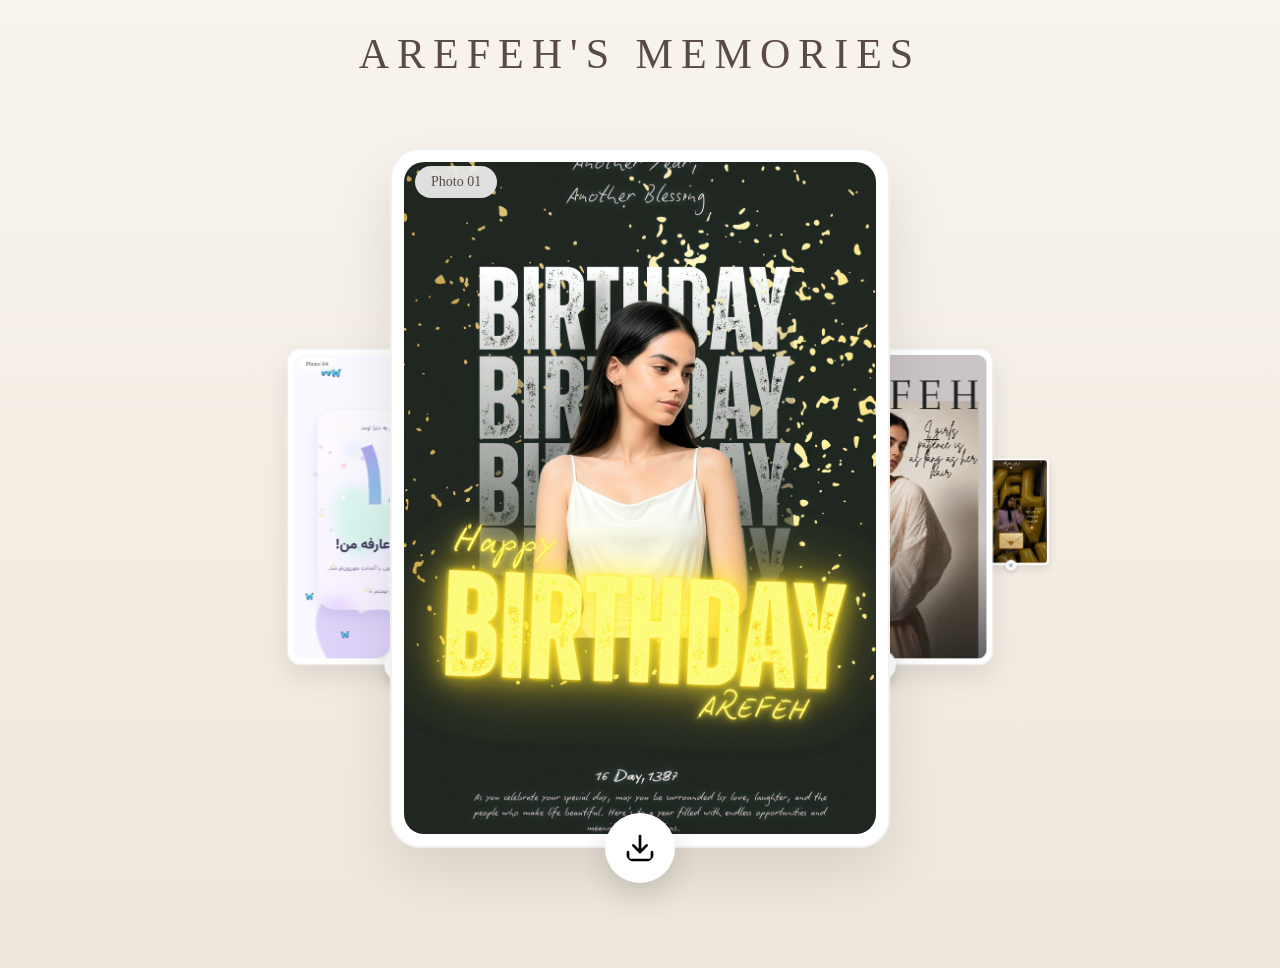
<file: index.html>
<!DOCTYPE html>
<html lang="fa">
<head>
<meta charset="UTF-8">
<meta name="viewport" content="width=device-width, initial-scale=1.0">

<title>Luxury Album</title>

<link rel="stylesheet"
href="https://cdn.jsdelivr.net/npm/swiper@11/swiper-bundle.min.css"/>

<style>

*{
    margin:0;
    padding:0;
    box-sizing:border-box;
}

body{

    min-height:100vh;

    background:
    linear-gradient(
        180deg,
        #F8F4ED 0%,
        #EFE7DB 100%
    );

    font-family:tahoma;

    overflow:hidden;
}

/* عنوان */

.album-title{

    text-align:center;

    margin-top:30px;

    color:#5a4b42;

    font-size:42px;

    letter-spacing:8px;

    font-family:serif;

    user-select:none;
}

/* اسلایدر */

.swiper{

    width:100%;

    max-width:1500px;

    margin-top:10px;

    padding:60px 0 120px;
}

/* کارت */

.swiper-slide{

    width:500px;

    height:700px;

    position:relative;

    background:#fff;

    padding:14px;

    border-radius:30px;

    box-shadow:
    0 25px 60px rgba(0,0,0,.10);

    overflow:visible;
}

/* قاب سفید */

.swiper-slide::before{

    content:"";

    position:absolute;

    inset:0;

    border-radius:30px;

    border:2px solid rgba(90,75,66,.08);

    pointer-events:none;
}

/* عکس */

.swiper-slide img{

    width:100%;

    height:100%;

    object-fit:cover;

    border-radius:20px;
}

/* دکمه */

.download-btn{

    position:absolute;

    bottom:-35px;

    left:50%;

    transform:translateX(-50%);

    width:70px;

    height:70px;

    border:none;

    border-radius:50%;

    background:#fff;

    text-decoration:none;

    color:#5a4b42;

    display:flex;

    align-items:center;

    justify-content:center;

    font-size:28px;

    box-shadow:
    0 12px 30px rgba(0,0,0,.15);

    transition:.3s;
}

.download-btn:hover{

    transform:
    translateX(-50%)
    translateY(-5px);

    box-shadow:
    0 18px 40px rgba(0,0,0,.20);
}

/* متن زیر */

.caption{

    position:absolute;

    top:18px;

    left:25px;

    background:rgba(255,255,255,.85);

    padding:8px 16px;

    border-radius:20px;

    color:#5a4b42;

    font-size:14px;

    backdrop-filter:blur(10px);
}
.download-btn img{
    width:32px;
    height:32px;
    object-fit:contain;
}
</style>
</head>

<body>

<div class="album-title">
    AREFEH'S MEMORIES
</div>

<div class="swiper mySwiper">

    <div class="swiper-wrapper">

        <div class="swiper-slide">

            <div class="caption">Photo 01</div>

            <img src="07_18_2026_Zawa.jpg">

            <a href="07_18_2026_Zawa.jpg"
               class="download-btn"
               target="_blank">
                    <img src="download_icon_128877.svg" alt="Download">
            </a>

        </div>


        <div class="swiper-slide">

            <div class="caption">Photo 02</div>

            <img src="Model Cover Magazine.png">

            <a href="Model Cover Magazine.png"
               class="download-btn"
               target="_blank">
                    <img src="download_icon_128877.svg" alt="Download">
            </a>

        </div>

   <div class="swiper-slide">

            <div class="caption">Photo 03</div>

            <img src="file_0000000036d4720a9496b3215031963e.png">

            <a href="https://taxa6953.github.io/love_arefeh/index2.html"
               class="download-btn"
               target="_blank">
                    <img src="download_icon_128877.svg" alt="Download">
            </a>

        </div>

                <div class="swiper-slide">

            <div class="caption">Photo 04</div>

            <img src="romantic-site/IMG_6882.png">

<a href="https://taxa6953.github.io/love_arefeh/birthday/PAW_app/arefeh-18-bearthday.html"
   class="download-btn"
   target="_blank">
                    <img src="download_icon_128877.svg" alt="Download">
            </a>

        </div>
        
    </div>

</div>

<script src="https://cdn.jsdelivr.net/npm/swiper@11/swiper-bundle.min.js"></script>

<script>

new Swiper(".mySwiper", {

    effect:"coverflow",

    centeredSlides:true,

    slidesPerView:"auto",

    grabCursor:true,

    loop:true,

    speed:700,

    coverflowEffect:{

        rotate:0,

        stretch:80,

        depth:250,

        modifier:2,

        scale:0.82,

        slideShadows:false

    }

});

</script>

</body>
</html>
</file>
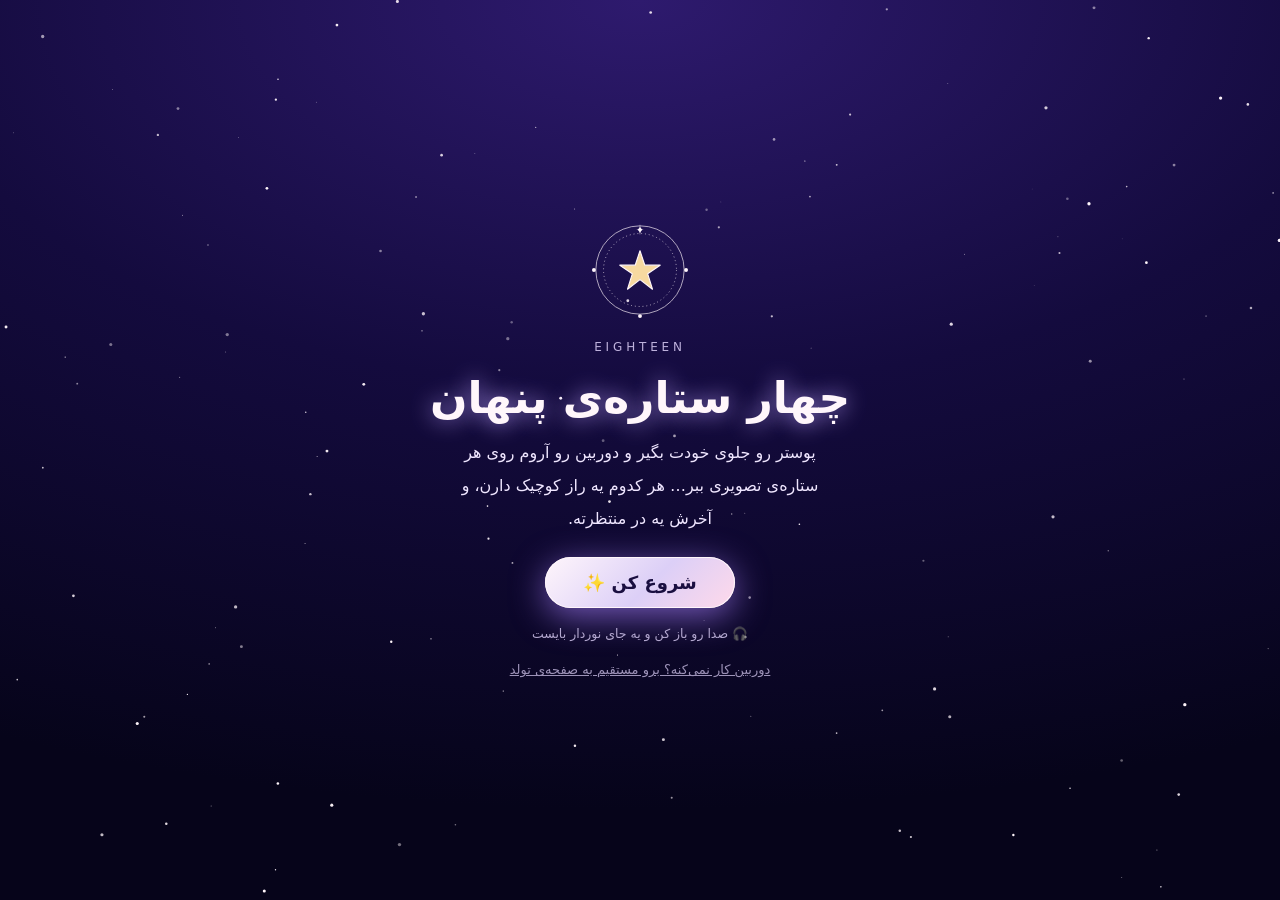
<file: ar/index.html>
<!doctype html>
<html lang="fa" dir="rtl">
<head>
<meta charset="utf-8"/>
<meta name="viewport" content="width=device-width, initial-scale=1, maximum-scale=1, user-scalable=no, viewport-fit=cover"/>
<meta name="theme-color" content="#08051c"/>
<meta name="referrer" content="no-referrer"/>
<meta name="apple-mobile-web-app-capable" content="yes"/>
<title>چهار ستاره‌ی پنهان</title>
<style>
:root{
  --bg:#08051c; --ink:#fff6fb; --lav:#dccff7; --gold:#f7d9a0; --rose:#ffb7d5; --glass:rgba(16,10,48,.62);
  --font:"Vazirmatn","Vazir","Shabnam","IRANSans","Noto Naskh Arabic","Noto Sans Arabic",Tahoma,system-ui,sans-serif;
}
*{box-sizing:border-box;-webkit-tap-highlight-color:transparent}
html,body{margin:0;height:100%;background:var(--bg);color:var(--ink);font-family:var(--font);overflow:hidden;overscroll-behavior:none}
button{font-family:inherit}
#stage{position:fixed;inset:0;overflow:hidden;background:radial-gradient(120% 90% at 50% 0%,#2a1760 0%,#120a38 45%,#06041a 100%)}
#stage a-scene{position:absolute;inset:0}

/* ---------- screens ---------- */
.screen{position:fixed;inset:0;z-index:30;display:flex;flex-direction:column;align-items:center;justify-content:center;text-align:center;padding:28px 26px;
  background:radial-gradient(120% 90% at 50% 0%,#2e1a6e 0%,#140b3e 48%,#06041a 100%);transition:opacity .7s ease,visibility .7s}
.screen.hide{opacity:0;visibility:hidden;pointer-events:none}
#sky{position:absolute;inset:0;width:100%;height:100%;z-index:0}
.screen > *:not(canvas){position:relative;z-index:1}
.eyebrow{font-size:12px;letter-spacing:.32em;color:var(--lav);opacity:.85;margin:0 0 14px;font-family:Inter,system-ui,sans-serif;text-transform:uppercase}
h1{margin:0 0 10px;font-size:clamp(30px,9vw,44px);font-weight:800;line-height:1.35;text-shadow:0 0 22px rgba(190,160,255,.8)}
.lead{margin:0 auto 22px;max-width:25em;font-size:16px;line-height:2.05;color:#efe6ff}
.mini{margin:18px 0 0;font-size:12.5px;color:var(--lav);opacity:.8}
.btn{appearance:none;border:0;cursor:pointer;color:#1a0f40;font-weight:800;font-size:18px;padding:15px 38px;border-radius:999px;
  background:linear-gradient(135deg,#fff6fb,#dccff7 55%,#ffd9ea);box-shadow:0 0 0 1px #fff6fb inset,0 8px 34px rgba(170,130,255,.65);transition:transform .15s}
.btn:active{transform:scale(.96)}
.btn.ghost{background:transparent;color:var(--ink);box-shadow:0 0 0 1px rgba(255,246,251,.5) inset;font-size:14px;padding:11px 22px;font-weight:600}
.link{margin-top:20px;background:none;border:0;color:var(--lav);opacity:.7;font-size:13px;text-decoration:underline;cursor:pointer}
.ring{width:96px;height:96px;margin:0 auto 22px;position:relative}
.ring svg{width:100%;height:100%;animation:spin 14s linear infinite}
@keyframes spin{to{transform:rotate(360deg)}}
.bar{width:min(70vw,280px);height:4px;border-radius:4px;background:rgba(255,246,251,.18);overflow:hidden;margin:14px auto 0}
.bar i{display:block;height:100%;width:0;background:linear-gradient(90deg,#b49cff,#fff6fb);transition:width .3s}

/* ---------- HUD ---------- */
#hud{position:fixed;inset:0;z-index:20;pointer-events:none;opacity:0;transition:opacity .6s}
#hud.on{opacity:1}
#top{position:absolute;top:max(14px,env(safe-area-inset-top));left:0;right:0;display:flex;flex-direction:column;align-items:center;gap:8px}
#stars{display:flex;gap:14px;padding:9px 18px;border-radius:999px;background:var(--glass);backdrop-filter:blur(10px);-webkit-backdrop-filter:blur(10px);box-shadow:0 0 0 1px rgba(255,246,251,.22) inset}
#stars svg{width:30px;height:30px;transition:transform .5s,filter .5s}
#stars svg path{fill:rgba(255,246,251,.08);stroke:rgba(255,246,251,.55);stroke-width:1.4;transition:all .5s}
#stars svg.on path{fill:var(--gold);stroke:#fff6fb}
#stars svg.on{filter:drop-shadow(0 0 7px rgba(247,217,160,.95));transform:scale(1.18)}
#hint{font-size:13.5px;color:#fff;background:var(--glass);padding:7px 15px;border-radius:999px;backdrop-filter:blur(8px);-webkit-backdrop-filter:blur(8px);transition:opacity .5s}
.tools{position:absolute;top:max(14px,env(safe-area-inset-top));inset-inline-start:14px;display:flex;gap:10px;pointer-events:auto}
.tools button{width:40px;height:40px;border-radius:50%;border:0;background:var(--glass);color:#fff;font-size:18px;backdrop-filter:blur(8px);-webkit-backdrop-filter:blur(8px);box-shadow:0 0 0 1px rgba(255,246,251,.25) inset}
#toast{position:absolute;top:28%;left:0;right:0;text-align:center;font-size:22px;font-weight:800;color:var(--gold);text-shadow:0 0 18px rgba(247,217,160,.9);opacity:0;transform:translateY(10px);transition:all .6s}
#toast.on{opacity:1;transform:none}
#card{position:absolute;left:12px;right:12px;bottom:max(14px,env(safe-area-inset-bottom));pointer-events:auto;padding:20px 20px 16px;border-radius:26px;
  background:linear-gradient(180deg,rgba(40,24,98,.82),rgba(14,8,44,.9));backdrop-filter:blur(14px);-webkit-backdrop-filter:blur(14px);
  box-shadow:0 0 0 1px rgba(255,246,251,.28) inset,0 10px 50px rgba(120,80,230,.55);transform:translateY(130%);opacity:0;transition:transform .7s cubic-bezier(.2,.8,.2,1),opacity .6s;max-width:560px;margin:0 auto}
#card.on{transform:none;opacity:1}
#card .no{font-family:Inter,system-ui,sans-serif;font-size:11px;letter-spacing:.3em;color:var(--lav);margin-bottom:4px;text-transform:uppercase}
#card h2{margin:0 0 8px;font-size:21px;color:var(--gold);font-weight:800}
#card p{margin:0;font-size:16.5px;line-height:2.1;color:#fff}
#card p span{opacity:0;display:inline-block;transform:translateY(5px);animation:w .6s forwards}
@keyframes w{to{opacity:1;transform:none}}
#card .row{display:flex;gap:10px;margin-top:12px;justify-content:space-between;align-items:center}
#card .x{position:absolute;top:8px;inset-inline-end:12px;background:none;border:0;color:var(--lav);font-size:22px;padding:6px}
#next{display:none}
#next.on{display:inline-block}

/* ---------- finale ---------- */
#finale canvas{position:absolute;inset:0;width:100%;height:100%;z-index:0}
.key{font-size:64px;filter:drop-shadow(0 0 22px rgba(247,217,160,.95));animation:fl 3s ease-in-out infinite;margin-bottom:6px}
@keyframes fl{50%{transform:translateY(-10px) rotate(-6deg)}}
#demoBox{position:fixed;left:8px;bottom:8px;z-index:60;display:none;gap:6px;background:rgba(0,0,0,.55);padding:6px;border-radius:12px;direction:ltr}
#demoBox button{background:#fff6fb;border:0;border-radius:8px;padding:6px 10px;font-weight:700}
</style>
</head>
<body>

<div id="stage"></div>

<!-- ============ intro ============ -->
<section id="intro" class="screen">
  <canvas id="sky"></canvas>
  <div class="ring"><svg viewBox="0 0 100 100"><g fill="none" stroke="#fff6fb" stroke-width=".8" opacity=".85"><circle cx="50" cy="50" r="46"/><circle cx="50" cy="50" r="38" stroke-dasharray="1 3"/></g>
    <g fill="#fff6fb"><path d="M50 2 Q50 8 54 8 Q50 8 50 14 Q50 8 46 8 Q50 8 50 2Z"/><circle cx="50" cy="98" r="2"/><circle cx="2" cy="50" r="2"/><circle cx="98" cy="50" r="2"/></g>
    <path d="M50 30 L55 45 L71 45 L58 54 L63 70 L50 60 L37 70 L42 54 L29 45 L45 45Z" fill="#f7d9a0" stroke="#fff6fb" stroke-width="1.2" stroke-linejoin="round"/></svg></div>
  <p class="eyebrow">Eighteen</p>
  <h1>چهار ستاره‌ی پنهان</h1>
  <p class="lead">پوستر رو جلوی خودت بگیر و دوربین رو آروم روی هر ستاره‌ی تصویری ببر… هر کدوم یه راز کوچیک دارن، و آخرش یه در منتظرته.</p>
  <button class="btn" id="startBtn">شروع کن ✨</button>
  <p class="mini">🎧 صدا رو باز کن و یه جای نوردار بایست</p>
  <button class="link" id="skipBtn">دوربین کار نمی‌کنه؟ برو مستقیم به صفحه‌ی تولد</button>
</section>

<!-- ============ loading ============ -->
<section id="loading" class="screen hide">
  <div class="ring"><svg viewBox="0 0 100 100"><circle cx="50" cy="50" r="40" fill="none" stroke="#fff6fb" stroke-width="1" stroke-dasharray="2 5"/><path d="M50 30 L55 45 L71 45 L58 54 L63 70 L50 60 L37 70 L42 54 L29 45 L45 45Z" fill="#f7d9a0"/></svg></div>
  <h1 style="font-size:24px" id="loadTitle">در حال آماده‌سازی ستاره‌ها…</h1>
  <p class="lead" id="loadSub" style="font-size:14px;margin-bottom:0">یه لحظه صبر کن</p>
  <div class="bar"><i id="loadBar"></i></div>
</section>

<!-- ============ error ============ -->
<section id="error" class="screen hide">
  <h1 style="font-size:26px">وای، دوربین باز نشد 🥺</h1>
  <p class="lead" id="errText" style="font-size:15px">اجازه‌ی دوربین رو بده و صفحه رو دوباره باز کن. اگه باز نشد، می‌تونی بدون دوربین بری سراغ هدیه.</p>
  <button class="btn" id="errOpen">رفتن به صفحه‌ی تولد 💜</button>
  <button class="link" id="errRetry">دوباره امتحان کن</button>
</section>

<!-- ============ HUD ============ -->
<div id="hud">
  <div id="top">
    <div id="stars"></div>
    <div id="hint">دوربین رو آروم روی یکی از ستاره‌ها نگه دار…</div>
  </div>
  <div class="tools"><button id="muteBtn" aria-label="صدا">🔊</button></div>
  <div id="toast"></div>
  <div id="card">
    <button class="x" id="cardX" aria-label="بستن">×</button>
    <div class="no" id="cNo"></div>
    <h2 id="cTitle"></h2>
    <p id="cText"></p>
    <div class="row"><button class="btn ghost" id="again">🔁 دوباره بشنو</button><button class="btn ghost" id="next">دیدن پایان ✨</button></div>
  </div>
</div>

<!-- ============ finale ============ -->
<section id="finale" class="screen hide">
  <canvas id="fx"></canvas>
  <div class="key">🗝️</div>
  <h1 id="fTitle"></h1>
  <p class="lead" id="fText"></p>
  <button class="btn" id="openBtn"></button>
  <button class="link" id="replay">برگردم به ستاره‌ها</button>
</section>

<div id="demoBox"></div>

<script>
/* =====================================================================
   تنظیمات — اینجا همه‌ی متن‌ها و فایل‌ها رو می‌تونی عوض کنی
   ===================================================================== */
const CONFIG = {
  birthdayUrl: "https://taxa6953.github.io/love_arefeh/birthday/PAW_app/arefeh-18-bearthday.html",
  dwellMs: 500,                 // دوربین باید این‌قدر روی ستاره ثابت بمونه
  targetsFile: "targets.mind",  // فایل ساخته‌شده با compile.html (اگه نباشه، روی گوشی ساخته می‌شه)
  // ترتیب ستاره‌ها باید با ترتیب تصاویر توی targets.mind یکی باشه
  stars: [
    { id: "moon", img: "targets/t1_moon.jpg", ratio: 1.0361, title: "شبی که آمدی",
      text: "ماه همیشه همین‌جا بود، ولی از شبی که تو اومدی، آسمونِ من یه ستاره‌ی دیگه هم داره… ستاره‌ای که اسمش عارفه‌ست.",
      audio: null, video: null },
    { id: "snow", img: "targets/t2_snow.jpg", ratio: 1.0361, title: "دی‌ماهِ ما",
      text: "هر برفی که می‌باره منو یاد تو میندازه؛ آروم میاد، همه‌چیز رو پاک و قشنگ می‌کنه. زمستون با اومدنِ تو مهربون‌تر شد.",
      audio: null, video: null },
    { id: "rose", img: "targets/t3_rose.jpg", ratio: 1.0361, title: "نرم‌ترین چیز",
      text: "بعضی آدم‌ها مثل گل‌ان؛ بی‌صدا، دنیا رو خوشبو می‌کنن. تو برای من اون آدمی. هر بار که می‌خندی یه گل تو دلم باز می‌شه.",
      audio: null, video: null },
    { id: "key", img: "targets/t4_key.jpg", ratio: 1.0361, title: "کلید",
      text: "این کلید مال توئه. دری رو که باهاش باز می‌شه فقط وقتی می‌بینی که هر چهار ستاره رو پیدا کرده باشی ✨",
      audio: null, video: null }
  ],
  // audio / video رو با مسیر فایل خودت پر کن، مثلا:  audio: "media/moon.mp3"   یا   video: "media/moon.mp4"
  finale: {
    title: "هر چهار ستاره پیدا شد",
    text: "حالا آسمونت کامله، عارفه‌ی من. یه در هست که منتظر توئه… بیا بازش کنیم. تولدت مبارک 💜",
    button: "باز کردن در 🗝️"
  },
  libs: {
    aframe: ["lib/aframe.min.js", "https://cdn.jsdelivr.net/npm/aframe@1.5.0/dist/aframe.min.js", "https://unpkg.com/aframe@1.5.0/dist/aframe.min.js", "https://aframe.io/releases/1.5.0/aframe.min.js", "https://cdnjs.cloudflare.com/ajax/libs/aframe/1.5.0/aframe.min.js", "https://gcore.jsdelivr.net/npm/aframe@1.5.0/dist/aframe.min.js", "https://fastly.jsdelivr.net/npm/aframe@1.5.0/dist/aframe.min.js", "https://registry.npmmirror.com/aframe/1.5.0/files/dist/aframe.min.js"],
    mindAframe: ["lib/mindar-image-aframe.prod.js", "https://cdn.jsdelivr.net/npm/mind-ar@1.2.5/dist/mindar-image-aframe.prod.js", "https://unpkg.com/mind-ar@1.2.5/dist/mindar-image-aframe.prod.js", "https://gcore.jsdelivr.net/npm/mind-ar@1.2.5/dist/mindar-image-aframe.prod.js", "https://fastly.jsdelivr.net/npm/mind-ar@1.2.5/dist/mindar-image-aframe.prod.js", "https://registry.npmmirror.com/mind-ar/1.2.5/files/dist/mindar-image-aframe.prod.js"],
    mindCompile: ["lib/mindar-image.prod.js", "https://cdn.jsdelivr.net/npm/mind-ar@1.2.5/dist/mindar-image.prod.js", "https://unpkg.com/mind-ar@1.2.5/dist/mindar-image.prod.js", "https://gcore.jsdelivr.net/npm/mind-ar@1.2.5/dist/mindar-image.prod.js", "https://fastly.jsdelivr.net/npm/mind-ar@1.2.5/dist/mindar-image.prod.js", "https://registry.npmmirror.com/mind-ar/1.2.5/files/dist/mindar-image.prod.js"]
  }
};

/* =====================================================================
   ابزارها
   ===================================================================== */
const $ = (id) => document.getElementById(id);
const fa = (n) => Number(n).toLocaleString("fa-IR");
const DEMO = /[?&]demo/.test(location.search);
const sleep = (ms) => new Promise((r) => setTimeout(r, ms));
const tryLS = (fn) => { try { return fn(); } catch (e) { return null; } };

function loadScript(urls, ok) {
  return new Promise((resolve, reject) => {
    let i = 0;
    const next = () => {
      if (i >= urls.length) return reject(new Error("could not load: " + urls[0]));
      const s = document.createElement("script");
      s.src = urls[i++];
      s.onload = () => ((!ok || ok()) ? resolve() : (s.remove(), next()));
      s.onerror = () => { s.remove(); next(); };
      document.head.appendChild(s);
    };
    next();
  });
}
function showScreen(id) {
  ["intro", "loading", "error", "finale"].forEach((s) => $(s).classList.toggle("hide", s !== id));
}
function hideScreens() { ["intro", "loading", "error", "finale"].forEach((s) => $(s).classList.add("hide")); }

/* ---------- آسمان ستاره‌ای پشت صفحه‌ها ---------- */
(function sky() {
  const cv = $("sky"), cx = cv.getContext("2d");
  let W, H, stars = [];
  function size() {
    const d = Math.min(devicePixelRatio || 1, 2);
    W = cv.width = innerWidth * d; H = cv.height = innerHeight * d;
    stars = Array.from({ length: 140 }, () => ({ x: Math.random() * W, y: Math.random() * H, r: (Math.random() * 1.4 + .3) * d, p: Math.random() * 6.28, s: Math.random() * .02 + .005 }));
  }
  size(); addEventListener("resize", size);
  (function loop(t) {
    if (!cv.offsetParent) return requestAnimationFrame(loop);
    cx.clearRect(0, 0, W, H);
    for (const s of stars) {
      const a = .35 + .65 * Math.abs(Math.sin(s.p + t * s.s * .1));
      cx.globalAlpha = a; cx.fillStyle = "#fff6fb"; cx.beginPath(); cx.arc(s.x, s.y, s.r, 0, 6.283); cx.fill();
    }
    requestAnimationFrame(loop);
  })(0);
})();

/* =====================================================================
   موسیقی جعبه‌موزیکی (ساخته‌شده با Web Audio — بدون نیاز به فایل)
   ===================================================================== */
const Music = (() => {
  const BPM = 76, BEAT = 60 / BPM;
  const mtof = (m) => 440 * Math.pow(2, (m - 69) / 12);
  const CH = { D: [62, 66, 69, 74], Bm: [59, 62, 66, 71], G: [55, 59, 62, 67], A: [57, 61, 64, 69], Em: [52, 59, 64, 67] };
  // هر قطعه: آکوردها، الگوی آرپژ، و ملودی [نت، ضرب، طول] برای هر میزان
  const PHRASES = [
    { chords: ["D", "Bm", "G", "A"], arp: [0, 1, 2, 3, 2, 1, 2, 1], lift: 12,
      mel: [[[90, 0, 2], [88, 2, 1], [86, 3, 1]], [[83, 0, 2], [86, 2, 2]], [[83, 0, 1.5], [81, 1.5, .5], [79, 2, 2]], [[85, 0, 1], [88, 1, 1], [90, 2, 2]]] },
    { chords: ["G", "D", "Em", "A"], arp: [3, 2, 1, 2, 3, 2, 1, 2], lift: 12,
      mel: [[[91, 0, 1], [90, 1, 1], [86, 2, 2]], [[90, 0, 2], [86, 2, 1], [83, 3, 1]], [[88, 0, 2], [91, 2, 2]], [[90, 0, 1], [88, 1, 1], [85, 2, 2]]] },
    { chords: ["Bm", "G", "D", "A"], arp: [0, 2, 1, 3, 1, 2, 1, 2], lift: 12,
      mel: [[[86, 0, 3], [83, 3, 1]], [[86, 0, 2], [88, 2, 2]], [[90, 0, 3], [88, 3, 1]], [[85, 0, 2], [81, 2, 2]]] },
    { chords: ["G", "A", "Bm", "D"], arp: [0, 1, 2, 3, 2, 3, 2, 1], lift: 12,
      mel: [[[83, 0, 2], [86, 2, 2]], [[85, 0, 2], [88, 2, 2]], [[90, 0, 2], [86, 2, 2]], [[86, 0, 4]]] }
  ];
  let ctx = null, bus = null, muted = false;

  function impulse(c, sec, decay) {
    const len = Math.floor(c.sampleRate * sec), b = c.createBuffer(2, len, c.sampleRate);
    for (let ch = 0; ch < 2; ch++) { const d = b.getChannelData(ch); for (let i = 0; i < len; i++) d[i] = (Math.random() * 2 - 1) * Math.pow(1 - i / len, decay); }
    return b;
  }
  function chain(c) {            // ساخت زنجیره‌ی صدا روی هر context (برای تست آفلاین هم استفاده می‌شه)
    const m = c.createGain(); m.gain.value = .9;
    const comp = c.createDynamicsCompressor(); comp.threshold.value = -14; comp.ratio.value = 3;
    const d = c.createGain(); d.gain.value = .85;
    const conv = c.createConvolver(); conv.buffer = impulse(c, 2.6, 2.4);
    const w = c.createGain(); w.gain.value = .42;
    d.connect(m); conv.connect(w); w.connect(m); m.connect(comp); comp.connect(c.destination);
    return { master: m, dry: d, conv };
  }
  function bell(c, out, freq, t, dur, vel) {
    const g = c.createGain();
    g.gain.setValueAtTime(0.0001, t);
    g.gain.linearRampToValueAtTime(vel, t + .004);
    g.gain.exponentialRampToValueAtTime(.0001, t + dur);
    const parts = [[1, 1], [3, .22], [5.4, .07]];     // نت اصلی + هارمونیک‌های ظریف فلزی
    const oscs = parts.map(([r, a]) => {
      const o = c.createOscillator(), ga = c.createGain();
      o.type = "sine"; o.frequency.value = freq * r; ga.gain.value = a;
      o.connect(ga); ga.connect(g); o.start(t); o.stop(t + dur + .1); return o;
    });
    g.connect(out.dry); g.connect(out.conv);
    return oscs;
  }
  function pad(c, out, midis, t, dur, vel) {     // پَد نرم برای پایان
    const g = c.createGain();
    g.gain.setValueAtTime(0.0001, t);
    g.gain.linearRampToValueAtTime(vel, t + 1.6);
    g.gain.linearRampToValueAtTime(vel * .8, t + dur - 2.5);
    g.gain.linearRampToValueAtTime(.0001, t + dur);
    midis.forEach((m, i) => {
      const o = c.createOscillator(); o.type = "triangle"; o.frequency.value = mtof(m); o.detune.value = (i % 2 ? 6 : -6);
      const lp = c.createBiquadFilter(); lp.type = "lowpass"; lp.frequency.value = 1400;
      o.connect(lp); lp.connect(g); o.start(t); o.stop(t + dur + .2);
    });
    g.connect(out.dry); g.connect(out.conv);
  }
  function schedule(c, out, idx, t0) {
    const P = PHRASES[idx];
    P.chords.forEach((name, bar) => {
      const ch = CH[name], base = t0 + bar * 4 * BEAT;
      bell(c, out, mtof(ch[0] - 12), base, 3.2, .13);                           // بیس
      P.arp.forEach((ai, e) => bell(c, out, mtof(ch[ai] + P.lift), base + e * .5 * BEAT, 1.6, .075));
      (P.mel[bar] || []).forEach(([m, b, d]) => bell(c, out, mtof(m), base + b * BEAT, 1.2 + d * BEAT, .17));
    });
    return t0 + 16 * BEAT;
  }
  function scheduleFinale(c, out, t0) {
    const scale = [62, 64, 66, 69, 71, 74, 76, 78, 81, 83, 86, 88, 90, 93, 95];
    scale.forEach((m, i) => bell(c, out, mtof(m), t0 + i * .16, 2.2, .1 + i * .004));
    const t1 = t0 + scale.length * .16 + .1;
    [50, 62, 66, 69, 74, 76, 81, 86].forEach((m, i) => bell(c, out, mtof(m), t1 + i * .05, 5.5, .15));
    pad(c, out, [50, 57, 62, 66, 69, 74], t1, 9, .05);
    for (let k = 0; k < 14; k++) bell(c, out, mtof([86, 88, 90, 93, 95, 98][k % 6]), t1 + 1.2 + k * .42, 1.8, .06);
    return t1 + 9;
  }
  function ensure() {
    if (ctx) return ctx;
    const AC = window.AudioContext || window.webkitAudioContext;
    if (!AC) return null;
    ctx = new AC();
    bus = chain(ctx);
    return ctx;
  }
  function voice() {                      // هر پخش، یک گروه صدای مستقل دارد تا بشود واقعاً قطعش کرد
    const d = ctx.createGain(), s = ctx.createGain();
    d.connect(bus.dry); s.connect(bus.conv);
    return { dry: d, conv: s };
  }
  let cur = null;
  function stop() {
    if (!cur || !ctx) return;
    const v = cur, now = ctx.currentTime; cur = null;
    v.dry.gain.cancelScheduledValues(now); v.conv.gain.cancelScheduledValues(now);
    v.dry.gain.setTargetAtTime(0, now, .06); v.conv.gain.setTargetAtTime(0, now, .06);
    setTimeout(() => { try { v.dry.disconnect(); v.conv.disconnect(); } catch (e) {} }, 900);
  }
  return {
    PHRASES, schedule, scheduleFinale, chain,
    async unlock() {
      const c = ensure(); if (!c) return;
      try { if (c.state !== "running") await c.resume(); } catch (e) {}
      const b = c.createBuffer(1, 1, 22050), s = c.createBufferSource(); s.buffer = b; s.connect(c.destination); s.start(0);   // iOS
    },
    play(idx) {
      const c = ensure(); if (!c || muted) return;
      stop(); cur = voice();
      schedule(c, cur, idx, c.currentTime + .42);
    },
    finale() {
      const c = ensure(); if (!c || muted) return;
      stop(); cur = voice();
      scheduleFinale(c, cur, c.currentTime + .5);
    },
    stop,
    setMuted(m) { muted = m; if (bus && ctx) bus.master.gain.setTargetAtTime(m ? 0 : .9, ctx.currentTime, .05); if (m) stop(); },
    isMuted: () => muted,
    // پخش فایل صوتی خود کاربر (mp3 / m4a) با Web Audio
    async playFile(url) {
      const c = ensure(); if (!c || muted) return;
      stop(); const v = (cur = voice());
      try {
        const buf = await (await fetch(url)).arrayBuffer();
        const ab = await new Promise((res, rej) => c.decodeAudioData(buf, res, rej));
        if (cur !== v) return;            // بین این مدت ستاره‌ی دیگری فعال شده
        const src = c.createBufferSource(); src.buffer = ab; src.connect(v.dry); src.start();
      } catch (e) { console.warn("audio file failed", e); }
    }
  };
})();

/* =====================================================================
   حالت بازی: ستاره‌ها، کارت پیام، پایان
   ===================================================================== */
const found = new Set();
let current = -1, cardTimer = null, finaleShown = false, toastTimer = null;
const videos = {};

function buildStarsHud() {
  const star = '<svg viewBox="0 0 40 40"><path d="M20 3 L25 15 L38 16 L28 25 L31 38 L20 31 L9 38 L12 25 L2 16 L15 15Z" stroke-linejoin="round"/></svg>';
  $("stars").innerHTML = CONFIG.stars.map(() => star).join("");
}
function markStar(i) { $("stars").children[i].classList.add("on"); }
function toast(msg) {
  const t = $("toast"); t.textContent = msg; t.classList.add("on");
  clearTimeout(toastTimer); toastTimer = setTimeout(() => t.classList.remove("on"), 2200);
}
function hideCard() { $("card").classList.remove("on"); clearTimeout(cardTimer); }
function showCard(i) {
  const s = CONFIG.stars[i];
  $("cNo").textContent = "star " + (i + 1) + " / " + CONFIG.stars.length;
  $("cTitle").textContent = s.title;
  const words = s.text.split(" ");
  $("cText").innerHTML = words.map((w, k) => '<span style="animation-delay:' + (.5 + k * .11).toFixed(2) + 's">' + w + "&nbsp;</span>").join("");
  const all = found.size === CONFIG.stars.length;
  $("next").classList.toggle("on", all);
  $("card").classList.add("on");
  clearTimeout(cardTimer);
  cardTimer = setTimeout(() => { if (!all) hideCard(); }, 9000 + words.length * 150);
}
function playStar(i) {
  const s = CONFIG.stars[i];
  if (s.audio) Music.playFile(s.audio); else Music.play(i);
  const v = videos[i]; if (v) { v.currentTime = 0; v.play().catch(() => {}); }
}
function activate(i) {
  if (current === i && $("card").classList.contains("on")) return;
  current = i;
  const first = !found.has(i);
  found.add(i); markStar(i);
  $("hint").style.opacity = 0;
  showCard(i);
  playStar(i);
  if (navigator.vibrate) navigator.vibrate(first ? [30, 40, 30] : 15);
  if (first) toast(found.size === CONFIG.stars.length ? "✨ آخرین ستاره هم پیدا شد!" : "ستاره‌ی " + fa(i + 1) + " پیدا شد ✨");
  if (found.size === CONFIG.stars.length && first) {
    clearTimeout(window.__finT);
    window.__finT = setTimeout(openFinale, 17000);
  }
}
function openFinale() {
  if (finaleShown && !$("finale").classList.contains("hide")) return;
  finaleShown = true; clearTimeout(window.__finT);
  hideCard();
  $("fTitle").textContent = CONFIG.finale.title;
  $("fText").textContent = CONFIG.finale.text;
  $("openBtn").textContent = CONFIG.finale.button;
  showScreen("finale");
  Music.finale();
  Fireworks.start();
}
function goBirthday() { location.href = CONFIG.birthdayUrl; }

/* ---------- آتش‌بازی ستاره‌ای در صفحه‌ی پایان ---------- */
const Fireworks = (() => {
  const cv = $("fx"), cx = cv.getContext("2d");
  let W, H, ps = [], run = false, last = 0;
  function size() { const d = Math.min(devicePixelRatio || 1, 2); W = cv.width = innerWidth * d; H = cv.height = innerHeight * d; }
  function burst(x, y) {
    const hue = [275, 320, 45, 200][Math.floor(Math.random() * 4)];
    for (let i = 0; i < 46; i++) {
      const a = Math.random() * 6.283, sp = (Math.random() * 3.4 + 1) * (devicePixelRatio || 1);
      ps.push({ x, y, vx: Math.cos(a) * sp, vy: Math.sin(a) * sp, life: 1, r: (Math.random() * 2 + 1) * (devicePixelRatio || 1), hue, heart: Math.random() < .18 });
    }
  }
  function loop(t) {
    if (!run) return;
    cx.fillStyle = "rgba(8,5,28,.22)"; cx.fillRect(0, 0, W, H);
    if (t - last > 650) { burst(Math.random() * W, Math.random() * H * .6 + H * .08); last = t; }
    ps = ps.filter((p) => p.life > 0);
    for (const p of ps) {
      p.x += p.vx; p.y += p.vy; p.vy += .028; p.vx *= .99; p.life -= .011;
      cx.globalAlpha = Math.max(p.life, 0); cx.fillStyle = "hsl(" + p.hue + ",90%," + (60 + p.life * 25) + "%)";
      if (p.heart) { cx.font = (p.r * 7) + "px sans-serif"; cx.fillText("♥", p.x, p.y); } else { cx.beginPath(); cx.arc(p.x, p.y, p.r, 0, 6.283); cx.fill(); }
    }
    cx.globalAlpha = 1;
    requestAnimationFrame(loop);
  }
  return { start() { size(); run = true; ps = []; cx.clearRect(0, 0, W, H); requestAnimationFrame(loop); }, stop() { run = false; } };
})();

/* =====================================================================
   واقعیت افزوده (MindAR + A-Frame)
   ===================================================================== */
function setLoad(title, sub, pct) {
  if (title) $("loadTitle").textContent = title;
  if (sub !== undefined) $("loadSub").textContent = sub;
  if (pct !== undefined) $("loadBar").style.width = Math.round(pct * 100) + "%";
}

// کش کردن فایل ساخته‌شده روی گوشی (تا دفعه‌ی بعد دوباره ساخته نشه)
const idb = {
  open: () => new Promise((res, rej) => { const r = indexedDB.open("arefeh-ar", 1); r.onupgradeneeded = () => r.result.createObjectStore("kv"); r.onsuccess = () => res(r.result); r.onerror = () => rej(r.error); }),
  async get(k) { const db = await this.open(); return new Promise((res) => { const q = db.transaction("kv").objectStore("kv").get(k); q.onsuccess = () => res(q.result); q.onerror = () => res(null); }); },
  async put(k, v) { const db = await this.open(); return new Promise((res) => { const tx = db.transaction("kv", "readwrite"); tx.objectStore("kv").put(v, k); tx.oncomplete = () => res(); tx.onerror = () => res(); }); }
};

async function resolveTargets() {
  // ۱) فایل آماده
  try {
    const r = await fetch(CONFIG.targetsFile, { cache: "no-cache" });
    if (r.ok && /octet|mind|binary|application/i.test(r.headers.get("content-type") || "application/octet-stream")) {
      const buf = await r.arrayBuffer();
      if (buf.byteLength > 2000) return URL.createObjectURL(new Blob([buf]));
    }
  } catch (e) {}
  // ۲) کش گوشی
  try { const cached = await idb.get("targets-v1"); if (cached) return URL.createObjectURL(new Blob([cached])); } catch (e) {}
  // ۳) ساختن روی همین گوشی
  setLoad("اولین بار طول می‌کشه ⏳", "دارم ستاره‌ها رو برای دوربین آماده می‌کنم. این فقط یک‌بار لازمه.", 0.02);
  await loadScript(CONFIG.libs.mindCompile, () => !!(window.MINDAR && window.MINDAR.IMAGE && window.MINDAR.IMAGE.Compiler));
  const Compiler = window.MINDAR && window.MINDAR.IMAGE && window.MINDAR.IMAGE.Compiler;
  if (!Compiler) throw new Error("compiler missing");
  const imgs = [];
  for (const s of CONFIG.stars) {
    await new Promise((res, rej) => { const im = new Image(); im.crossOrigin = "anonymous"; im.onload = () => { imgs.push(im); res(); }; im.onerror = rej; im.src = s.img; });
  }
  const comp = new Compiler();
  await comp.compileImageTargets(imgs, (p) => setLoad(null, "پیشرفت: " + fa(Math.round(p)) + "٪", Math.min(p / 100, .99)));
  const data = await comp.exportData();
  tryLS(() => idb.put("targets-v1", data));
  return URL.createObjectURL(new Blob([data]));
}

const GLOW_SVG = "data:image/svg+xml;utf8," + encodeURIComponent(
  '<svg xmlns="http://www.w3.org/2000/svg" viewBox="0 0 400 415"><defs><filter id="b"><feGaussianBlur stdDeviation="7"/></filter></defs>' +
  '<rect x="10" y="10" width="380" height="395" rx="22" fill="none" stroke="#f7d9a0" stroke-width="14" filter="url(#b)"/>' +
  '<rect x="10" y="10" width="380" height="395" rx="22" fill="none" stroke="#fff6fb" stroke-width="4"/>' +
  '<g fill="#fff6fb"><path d="M200 0 Q200 14 214 14 Q200 14 200 28 Q200 14 186 14 Q200 14 200 0Z"/><path d="M200 387 Q200 401 214 401 Q200 401 200 415 Q200 401 186 401 Q200 401 200 387Z"/></g></svg>');

let sceneEl = null, glowLoop = null;
const lit = new Set();

function buildScene(mindSrc) {
  const stage = $("stage");
  const targets = CONFIG.stars.map((s, i) =>
    '<a-entity mindar-image-target="targetIndex: ' + i + '">' +
      '<a-plane id="glow' + i + '" width="1.1" height="' + (1.1 * s.ratio).toFixed(3) + '" position="0 0 0.01" ' +
        'material="shader: flat; src: #glowTex; transparent: true; opacity: 0; depthTest: false"></a-plane>' +
      (s.video ? '<a-video id="av' + i + '" src="#vid' + i + '" width="1" height="' + s.ratio + '" position="0 0 0.02" visible="false"></a-video>' : "") +
    "</a-entity>").join("");
  stage.innerHTML =
    '<a-scene mindar-image="imageTargetSrc: ' + mindSrc + '; maxTrack: 1; uiLoading: no; uiScanning: no; uiError: no; filterMinCF: 0.0008; filterBeta: 0.05" ' +
      'color-space="sRGB" renderer="colorManagement: true, physicallyCorrectLights" xr-mode-ui="enabled: false" ' +
      'vr-mode-ui="enabled: false" device-orientation-permission-ui="enabled: false">' +
      '<a-assets><img id="glowTex" src="' + GLOW_SVG + '"/></a-assets>' +
      '<a-camera position="0 0 0" look-controls="enabled: false"></a-camera>' + targets +
    "</a-scene>";
  const scene = (sceneEl = stage.querySelector("a-scene"));
  stage.querySelectorAll("[mindar-image-target]").forEach((t, i) => {
    let dwell = null;
    t.addEventListener("targetFound", () => {
      clearTimeout(dwell);
      dwell = setTimeout(() => { lit.add(i); const av = $("av" + i); if (av) av.setAttribute("visible", "true"); activate(i); }, CONFIG.dwellMs);
    });
    t.addEventListener("targetLost", () => {
      clearTimeout(dwell); lit.delete(i);
      const av = $("av" + i); if (av) av.setAttribute("visible", "false");
      const v = videos[i]; if (v) v.pause();
      const g = $("glow" + i); if (g) g.setAttribute("material", "opacity", 0);
    });
  });
  scene.addEventListener("arReady", () => { hideScreens(); $("hud").classList.add("on"); });
  scene.addEventListener("arError", () => showError("camera"));

  cancelAnimationFrame(glowLoop);
  (function pulse(t) {
    lit.forEach((i) => { const g = $("glow" + i); if (g) g.setAttribute("material", "opacity", (0.55 + 0.4 * Math.sin(t / 380)).toFixed(2)); });
    glowLoop = requestAnimationFrame(pulse);
  })(0);
}

function showError(kind) {
  $("errText").textContent = kind === "camera"
    ? "اجازه‌ی دوربین رو بده (آیکون قفل کنار آدرس) و دوباره امتحان کن. اگه باز نشد، می‌تونی بدون دوربین بری سراغ هدیه."
    : "ظاهراً اینترنت یا یکی از فایل‌ها مشکل داره. یه بار دیگه امتحان کن، یا مستقیم برو سراغ هدیه.";
  showScreen("error");
}

async function startAR() {
  showScreen("loading"); setLoad("در حال آماده‌سازی ستاره‌ها…", "یه لحظه صبر کن", 0.05);
  try {
    if (!navigator.mediaDevices || !navigator.mediaDevices.getUserMedia) throw Object.assign(new Error("no camera api"), { kind: "camera" });
    const src = await resolveTargets();
    setLoad("دارم دوربین رو روشن می‌کنم…", "اگه اجازه خواست، «اجازه بده» رو بزن", .9);
    await loadScript(CONFIG.libs.aframe, () => !!window.AFRAME);
    await loadScript(CONFIG.libs.mindAframe, () => !!(window.AFRAME && AFRAME.components && AFRAME.components["mindar-image"]));
    buildScene(src);
    // اگه دوربین تا ۴۵ ثانیه آماده نشد، خطا بده
    setTimeout(() => { if (!$("hud").classList.contains("on") && $("loading").classList.contains("hide") === false) showError("load"); }, 45000);
  } catch (e) {
    console.error(e);
    showError(e.kind || "load");
  }
}

/* =====================================================================
   رویدادها
   ===================================================================== */
buildStarsHud();
CONFIG.stars.forEach((st, i) => {
  if (!st.video) return;
  const v = document.createElement("video");
  v.id = "vid" + i; v.src = st.video; v.loop = true; v.preload = "auto"; v.crossOrigin = "anonymous";
  v.setAttribute("playsinline", ""); v.setAttribute("webkit-playsinline", "");
  v.style.cssText = "position:fixed;width:2px;height:2px;opacity:0;pointer-events:none;left:0;top:0";
  document.body.appendChild(v); videos[i] = v;
});
$("startBtn").addEventListener("click", async () => {
  Object.values(videos).forEach((v) => { v.muted = false; v.play().then(() => v.pause()).catch(() => {}); });
  await Music.unlock();
  if (DEMO) { hideScreens(); $("hud").classList.add("on"); return; }
  startAR();
});
$("skipBtn").addEventListener("click", goBirthday);
$("errOpen").addEventListener("click", goBirthday);
$("errRetry").addEventListener("click", () => location.reload());
$("openBtn").addEventListener("click", goBirthday);
$("replay").addEventListener("click", () => { Fireworks.stop(); Music.stop(); hideScreens(); });
$("cardX").addEventListener("click", hideCard);
$("again").addEventListener("click", () => { if (current >= 0) playStar(current); });
$("next").addEventListener("click", openFinale);
$("muteBtn").addEventListener("click", () => { const m = !Music.isMuted(); Music.setMuted(m); $("muteBtn").textContent = m ? "🔇" : "🔊"; });
document.addEventListener("visibilitychange", () => { if (document.hidden) Music.stop(); });

// حالت پیش‌نمایش بدون دوربین:  index.html?demo
if (DEMO) {
  const box = $("demoBox"); box.style.display = "flex";
  box.innerHTML = CONFIG.stars.map((s, i) => '<button data-i="' + i + '">' + (i + 1) + "</button>").join("") + '<button data-i="fin">end</button>';
  box.addEventListener("click", (e) => {
    const k = e.target.dataset && e.target.dataset.i; if (k === undefined) return;
    Music.unlock(); if (k === "fin") { found.clear(); CONFIG.stars.forEach((_, i) => { found.add(i); markStar(i); }); openFinale(); } else activate(+k);
  });
}
window.__app = { activate, openFinale, found, Music, CONFIG };   // برای تست
</script>
</body>
</html>
</file>
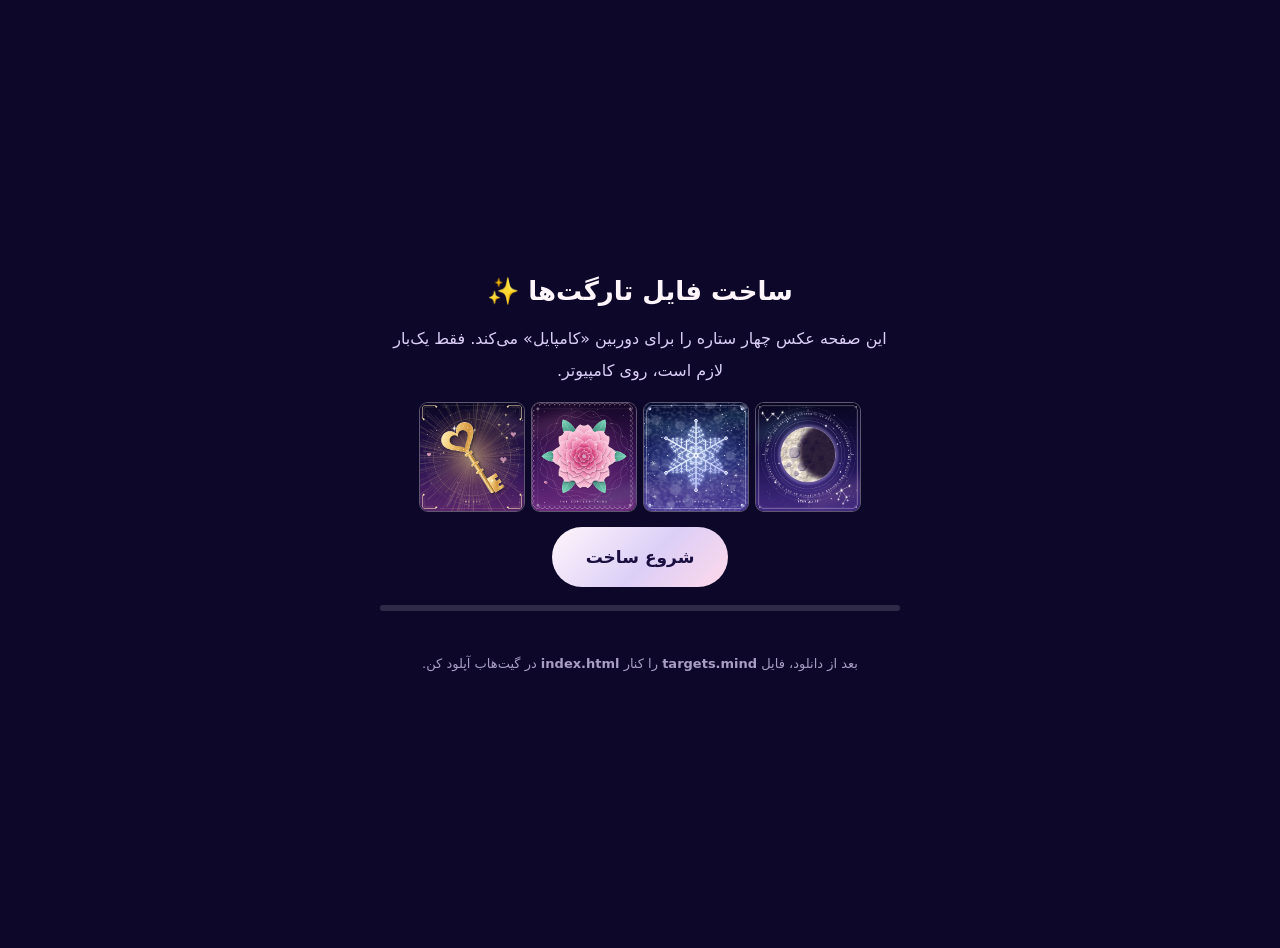
<file: ar/compile.html>
<!doctype html>
<html lang="fa" dir="rtl">
<head>
<meta charset="utf-8"/>
<meta name="viewport" content="width=device-width, initial-scale=1"/>
<title>ساخت targets.mind</title>
<style>
  body{margin:0;min-height:100vh;display:flex;align-items:center;justify-content:center;background:#0d0829;color:#fff6fb;font-family:Vazirmatn,Tahoma,system-ui,sans-serif;padding:24px}
  main{max-width:520px;width:100%;text-align:center;line-height:2}
  h1{font-size:26px;margin:0 0 6px}
  p{margin:6px 0;color:#dccff7}
  .row{display:flex;gap:8px;justify-content:center;margin:16px 0}
  .row img{width:20%;border-radius:8px;box-shadow:0 0 0 1px #fff6fb55}
  button{font:inherit;font-weight:800;font-size:17px;border:0;border-radius:999px;padding:13px 34px;cursor:pointer;color:#1a0f40;background:linear-gradient(135deg,#fff6fb,#dccff7 55%,#ffd9ea)}
  button[disabled]{opacity:.45;cursor:default}
  .bar{height:6px;border-radius:6px;background:#ffffff22;overflow:hidden;margin:18px 0 6px}
  .bar i{display:block;height:100%;width:0;background:linear-gradient(90deg,#b49cff,#fff6fb);transition:width .3s}
  #log{font-size:14px;min-height:2em}
  .ok{color:#f7d9a0;font-weight:700}
</style>
</head>
<body>
<main>
  <h1>ساخت فایل تارگت‌ها ✨</h1>
  <p>این صفحه عکس چهار ستاره را برای دوربین «کامپایل» می‌کند. فقط یک‌بار لازم است، روی کامپیوتر.</p>
  <div class="row" id="thumbs"></div>
  <button id="go">شروع ساخت</button>
  <div class="bar"><i id="bar"></i></div>
  <p id="log"></p>
  <p style="font-size:13px;opacity:.75">بعد از دانلود، فایل <b dir="ltr">targets.mind</b> را کنار <b dir="ltr">index.html</b> در گیت‌هاب آپلود کن.</p>
</main>
<script>
// ترتیب باید دقیقاً همان ترتیب ستاره‌ها در index.html باشد
const IMAGES = ["targets/t1_moon.jpg", "targets/t2_snow.jpg", "targets/t3_rose.jpg", "targets/t4_key.jpg"];
const LIB = ["lib/mindar-image.prod.js", "https://cdn.jsdelivr.net/npm/mind-ar@1.2.5/dist/mindar-image.prod.js", "https://unpkg.com/mind-ar@1.2.5/dist/mindar-image.prod.js", "https://gcore.jsdelivr.net/npm/mind-ar@1.2.5/dist/mindar-image.prod.js", "https://fastly.jsdelivr.net/npm/mind-ar@1.2.5/dist/mindar-image.prod.js", "https://registry.npmmirror.com/mind-ar/1.2.5/files/dist/mindar-image.prod.js"];
const $ = (id) => document.getElementById(id);
$("thumbs").innerHTML = IMAGES.map((s) => '<img src="' + s + '" alt="">').join("");

const hasCompiler = () => !!(window.MINDAR && window.MINDAR.IMAGE && window.MINDAR.IMAGE.Compiler);
function loadScript(urls) {
  return new Promise((res, rej) => {
    let i = 0;
    (function next() {
      if (i >= urls.length) return rej(new Error("کتابخانه‌ی درست پیدا نشد. فایل lib/mindar-image.prod.js باید دقیقاً همان mindar-image.prod.js باشد (نه mindar-image-aframe). فایل را پاک کن تا از اینترنت گرفته شود."));
      const s = document.createElement("script");
      s.src = urls[i++]; s.onload = () => (hasCompiler() ? res() : (s.remove(), next())); s.onerror = () => { s.remove(); next(); };
      document.head.appendChild(s);
    })();
  });
}
$("go").addEventListener("click", async () => {
  $("go").disabled = true; $("log").textContent = "در حال بارگذاری…";
  try {
    await loadScript(LIB);
    const imgs = await Promise.all(IMAGES.map((src) => new Promise((res, rej) => { const im = new Image(); im.onload = () => res(im); im.onerror = () => rej(new Error("عکس پیدا نشد: " + src)); im.src = src; })));
    const comp = new window.MINDAR.IMAGE.Compiler();
    await comp.compileImageTargets(imgs, (p) => { $("bar").style.width = Math.min(p, 100) + "%"; $("log").textContent = "پیشرفت: " + Math.round(p) + "٪"; });
    const data = await comp.exportData();
    const a = document.createElement("a");
    a.href = URL.createObjectURL(new Blob([data], { type: "application/octet-stream" }));
    a.download = "targets.mind"; a.click();
    $("log").innerHTML = '<span class="ok">تمام شد ✓ فایل targets.mind دانلود شد.</span>';
  } catch (e) {
    $("log").textContent = "خطا: " + e.message; $("go").disabled = false;
  }
});
</script>
</body>
</html>
</file>
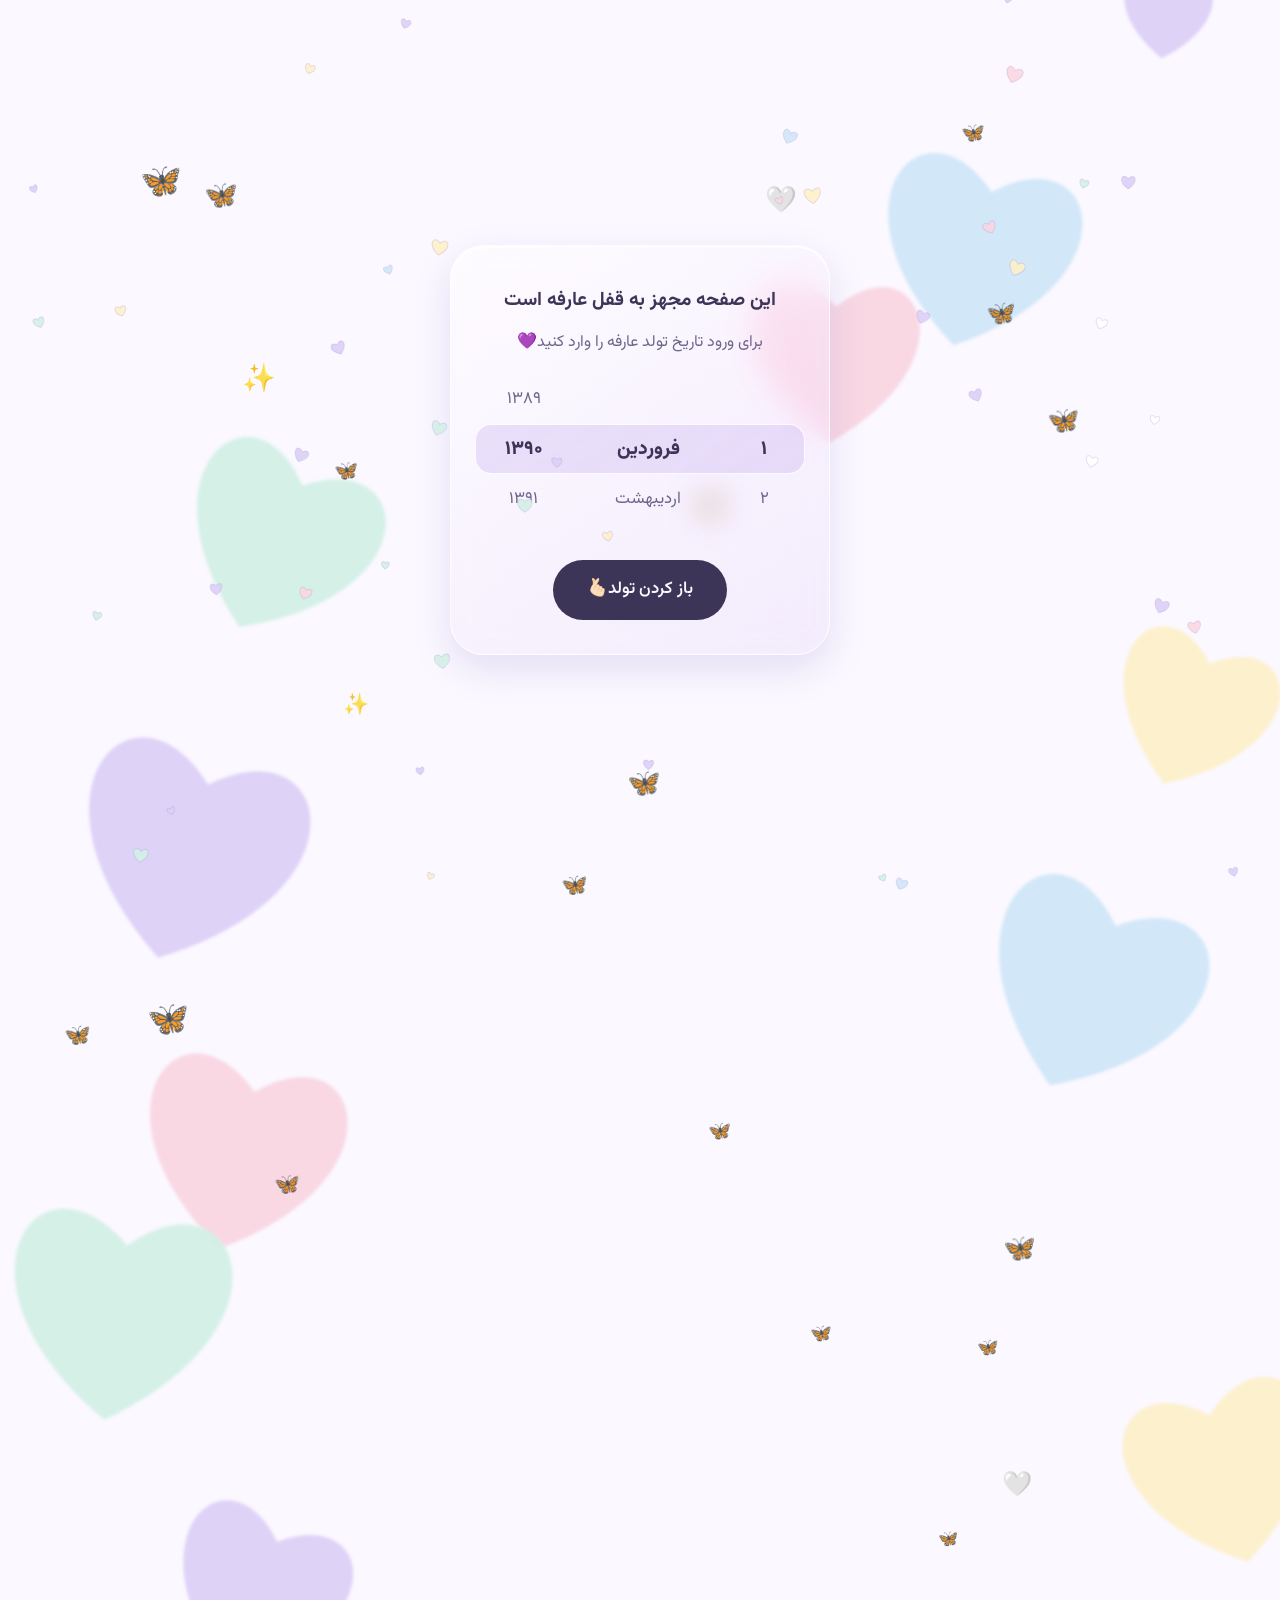
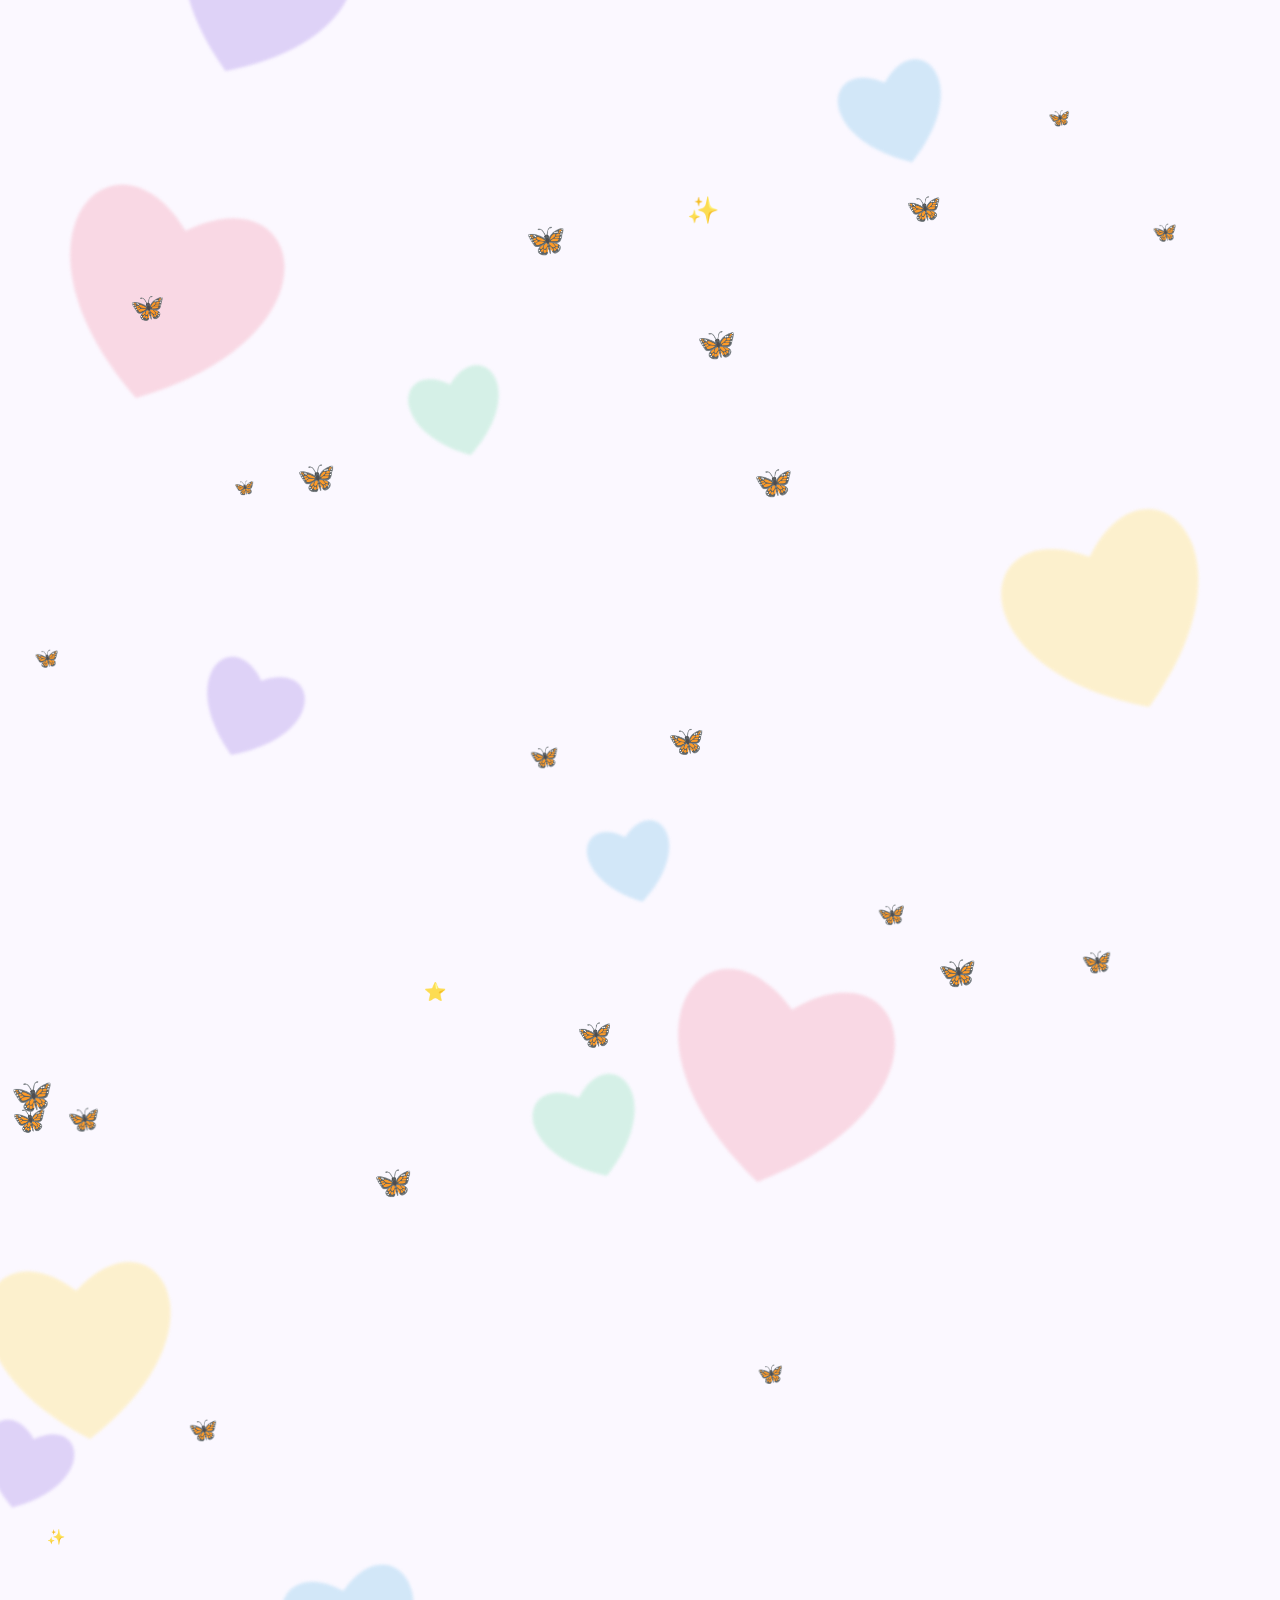
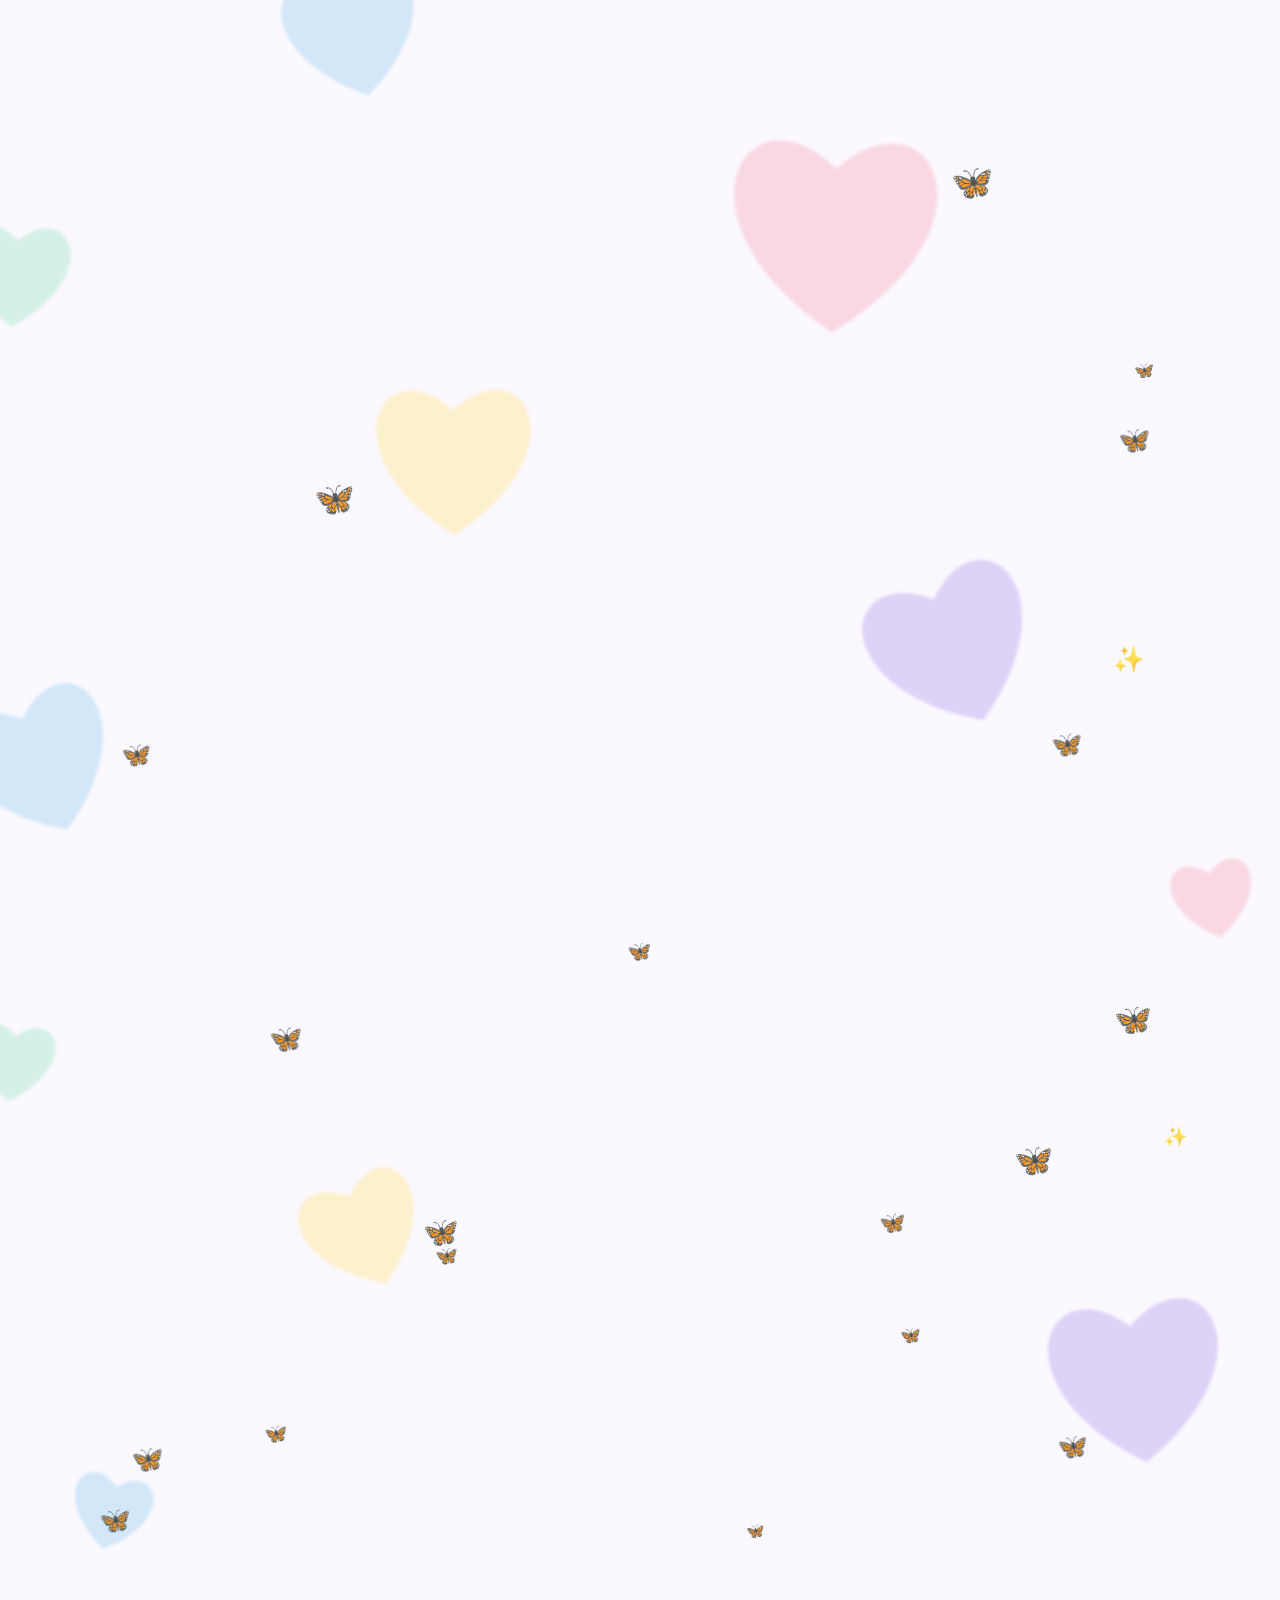
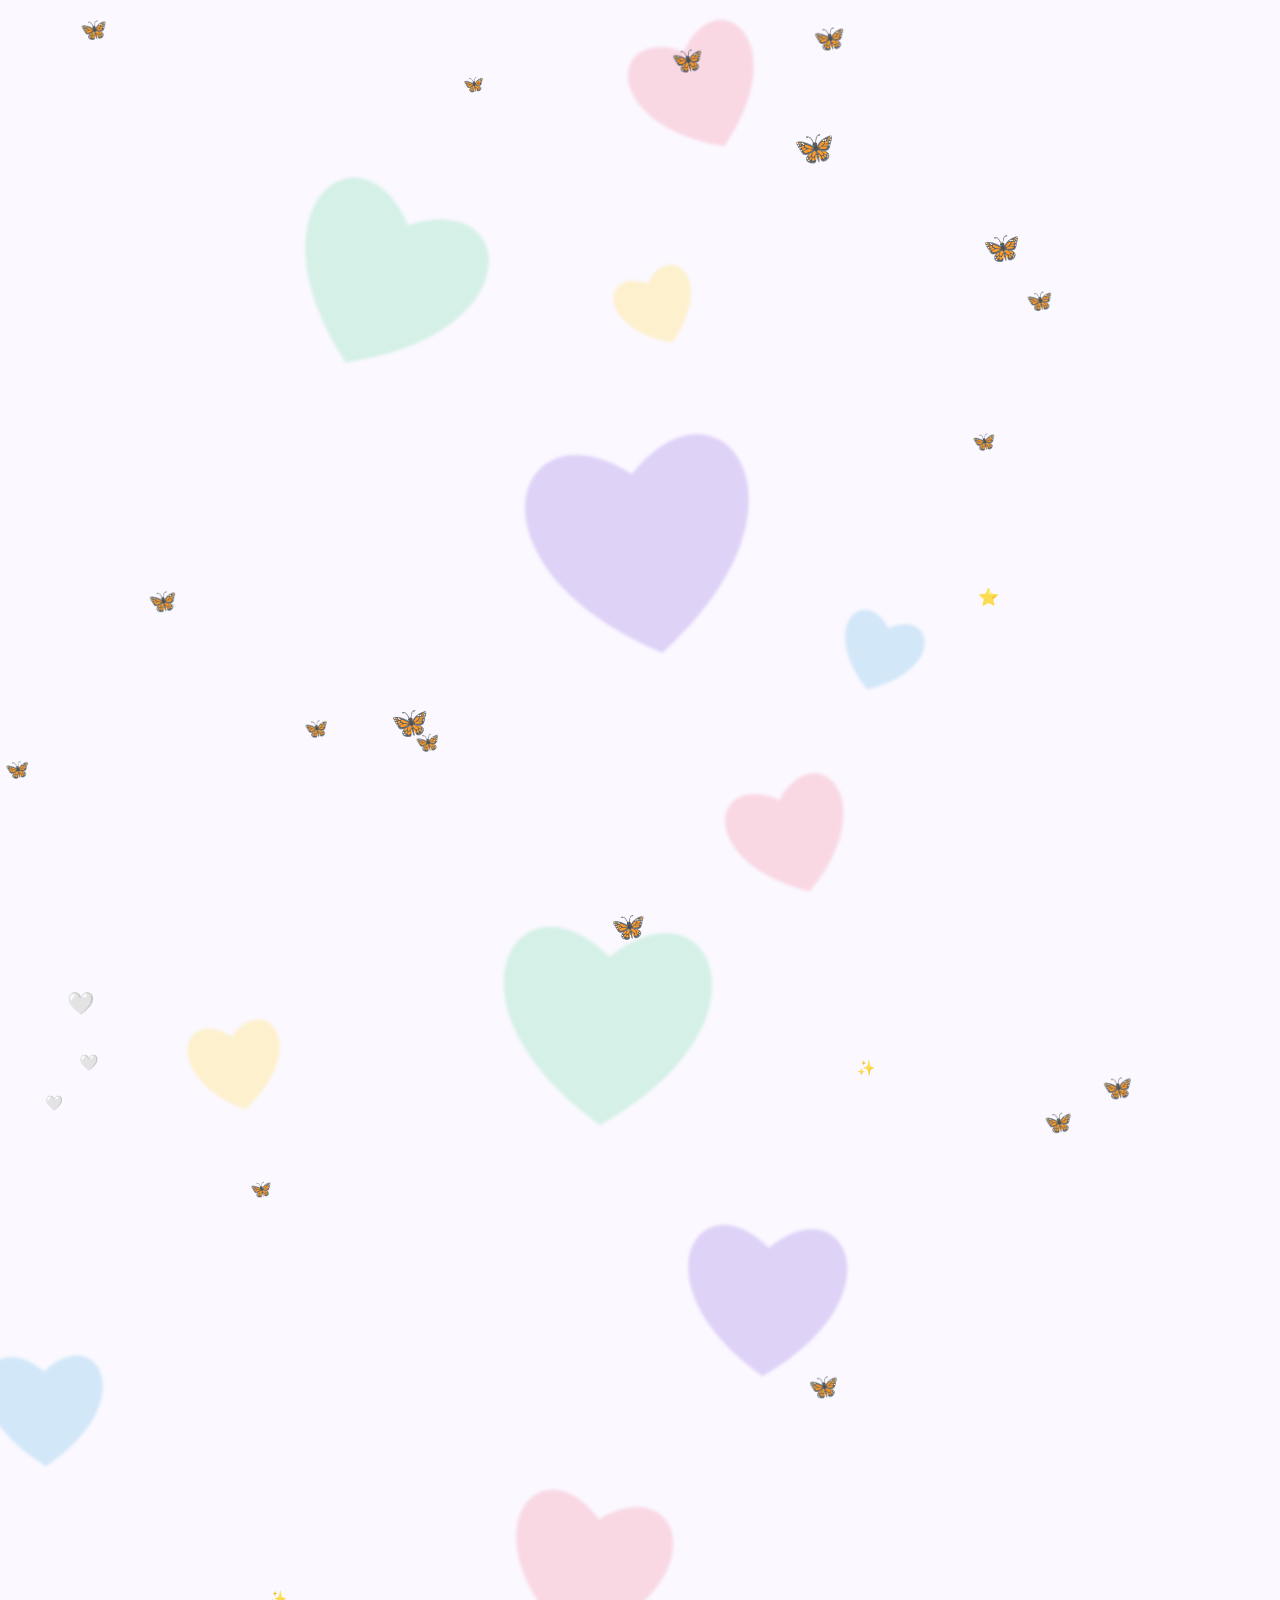
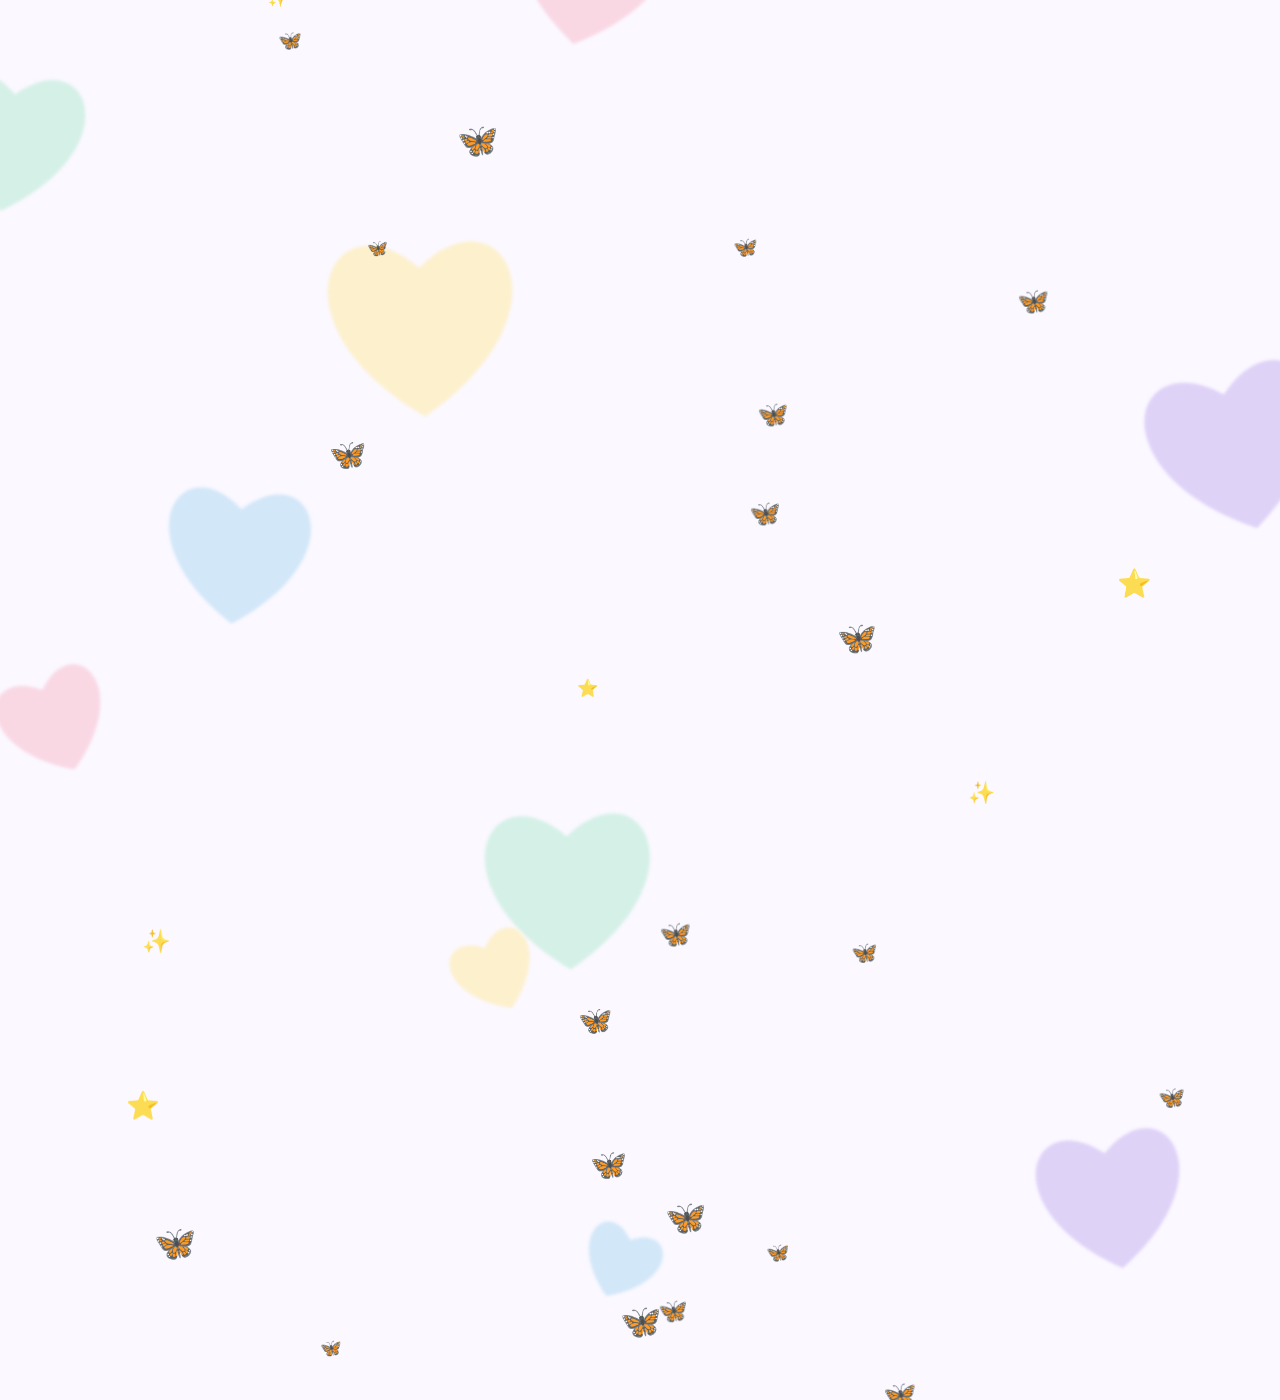
<file: birthday/arefeh-18-bearthday.html>
<!DOCTYPE html>
<html lang="fa" dir="rtl">
<head>
<meta charset="utf-8">
<meta name="viewport" content="width=device-width, initial-scale=1, viewport-fit=cover">
<title>۱۸ سالگی عارفه مبارک</title>
<link href="https://fonts.googleapis.com/css2?family=Vazirmatn:wght@300;400;600;800&display=swap" rel="stylesheet">
<style>
:root{
  --bg:#fbf8ff; --ink:#3d3558; --soft:#6f668c;
  --lav:#dccff7; --sky:#cfe6f8; --rose:#f9d6e2; --mint:#d2f0e5; --butter:#fdf0c9;
  --pad-top:env(safe-area-inset-top,0px); --pad-bot:env(safe-area-inset-bottom,0px);
  box-sizing:border-box; padding-top:var(--pad-top); padding-bottom:var(--pad-bot);
}
:root:not([data-theme="light"]){}
@media (prefers-color-scheme:dark){
  :root:not([data-theme="light"]){--bg:#272240;--ink:#f2edff;--soft:#c3badf;
    --lav:#4a3f78;--sky:#34517a;--rose:#6e3f5a;--mint:#2f5f55;--butter:#6a5d34}
}
:root[data-theme="dark"]{--bg:#272240;--ink:#f2edff;--soft:#c3badf;
  --lav:#4a3f78;--sky:#34517a;--rose:#6e3f5a;--mint:#2f5f55;--butter:#6a5d34}
html{scroll-padding-top:env(safe-area-inset-top,0px);scroll-behavior:smooth}
*{box-sizing:border-box}
body{position:relative;margin:0;background:var(--bg);color:var(--ink);font-family:"Vazirmatn",Tahoma,system-ui,sans-serif;line-height:1.9;overflow-x:hidden}
canvas#snow{position:fixed;inset:0;width:100%;height:100%;pointer-events:none;z-index:5}
main{position:relative;z-index:2;max-width:760px;margin:0 auto;padding:0 22px 80px}

/* hero */
.hero{min-height:92vh;display:flex;flex-direction:column;align-items:center;justify-content:center;text-align:center;position:relative;padding:48px 0}
.bg{position:absolute;inset:0;z-index:0;overflow:hidden;pointer-events:none}
.bg svg{position:absolute;filter:blur(1.5px);opacity:.92}
.hero small{font-size:1rem;color:var(--soft);font-weight:400}
.num{font-size:clamp(9rem,42vw,16rem);font-weight:800;line-height:1;margin:.05em 0;
  background:linear-gradient(160deg,#b9a3ec 0%,#8fc3ee 50%,#f3a9c5 100%);-webkit-background-clip:text;background-clip:text;color:transparent;
  animation:rise 1.2s cubic-bezier(.2,.8,.2,1) both}
@keyframes rise{from{opacity:0;transform:translateY(24px) scale(.94)}to{opacity:1;transform:none}}
h1{font-size:clamp(1.7rem,6.5vw,2.6rem);font-weight:800;margin:0 0 .3em}
.sub{max-width:30em;color:var(--soft);margin:0 auto}
.cue{margin-top:34px;font-size:.9rem;color:var(--soft)}

/* letter */
.letter{background:color-mix(in srgb,var(--sky) 55%,var(--bg));border-radius:38px 38px 38px 8px;padding:34px 30px;margin:20px 0 70px}
.letter h2,.wishes h2,.gift h2{font-size:1.5rem;font-weight:800;margin:0 0 .5em}
.letter p{margin:.6em 0;font-size:1.05rem;max-width:34em}
.sign{margin-top:1.2em;font-weight:600}

/* wishes */
.wishes{margin-bottom:70px}
.wishes p.lead{color:var(--soft);margin-top:0}
.chips{display:flex;flex-wrap:wrap;gap:10px}
.chip{padding:8px 18px;border-radius:999px;font-size:.98rem;color:#3d3558;transition:transform .2s}
.chip:hover{transform:translateY(-3px) rotate(-1.5deg)}
.chip:nth-child(5n+1){background:var(--lav)}
.chip:nth-child(5n+2){background:var(--sky)}
.chip:nth-child(5n+3){background:var(--rose)}
.chip:nth-child(5n+4){background:var(--mint)}
.chip:nth-child(5n){background:var(--butter)}
@media (prefers-color-scheme:dark){:root:not([data-theme="light"]) .chip{color:var(--ink)}}
:root[data-theme="dark"] .chip{color:var(--ink)}

/* gift */
.gift{text-align:center;padding:44px 24px;border-radius:44px;background:linear-gradient(150deg,var(--lav),var(--rose) 60%,var(--butter))}
.gift p{margin:.3em auto 1.4em;max-width:26em}
button{font:inherit;font-weight:600;font-size:1.05rem;border:0;border-radius:999px;padding:14px 34px;cursor:pointer;background:var(--ink);color:var(--bg);transition:transform .15s}
button:hover{transform:scale(1.04)}
button:focus-visible{outline:3px solid #8fc3ee;outline-offset:4px}
.reveal{max-height:0;opacity:0;overflow:hidden;transition:max-height .7s ease,opacity .7s ease}
.reveal.open{max-height:400px;opacity:1;margin-top:26px}
.reveal p{font-size:1.15rem;font-weight:600;margin:0 auto}
footer{text-align:center;color:var(--soft);margin-top:50px;font-size:.95rem}
@media (prefers-reduced-motion:reduce){.num{animation:none}*{transition:none!important}}

/* liquid glass */
.letter,.gift,.chip,.hero .gl{-webkit-backdrop-filter:blur(16px) saturate(170%);backdrop-filter:blur(16px) saturate(170%);
  border:1px solid rgba(255,255,255,.75);box-shadow:inset 0 1.5px 0 rgba(255,255,255,.95),inset 0 -1px 0 rgba(255,255,255,.3),0 14px 36px rgba(140,120,200,.2)}
.letter{background:linear-gradient(145deg,rgba(255,255,255,.55),rgba(207,230,248,.3))}
.gift{background:linear-gradient(145deg,rgba(255,255,255,.5),rgba(249,214,226,.35) 60%,rgba(220,207,247,.4))}
.chip{background:rgba(255,255,255,.38)!important;box-shadow:inset 0 1px 0 rgba(255,255,255,.95),0 6px 16px rgba(140,120,200,.15)}
.hero .gl{display:flex;flex-direction:column;align-items:center;padding:30px 26px 34px;border-radius:48px;background:linear-gradient(145deg,rgba(255,255,255,.5),rgba(220,207,247,.25))}
@media (prefers-color-scheme:dark){:root:not([data-theme="light"]) .letter,:root:not([data-theme="light"]) .gift,:root:not([data-theme="light"]) .chip,:root:not([data-theme="light"]) .hero .gl{background:rgba(255,255,255,.09)!important;border-color:rgba(255,255,255,.22)}}
:root[data-theme="dark"] .letter,:root[data-theme="dark"] .gift,:root[data-theme="dark"] .chip,:root[data-theme="dark"] .hero .gl{background:rgba(255,255,255,.09)!important;border-color:rgba(255,255,255,.22)}

/* extras */
.glass{-webkit-backdrop-filter:blur(16px) saturate(170%);backdrop-filter:blur(16px) saturate(170%);border:1px solid rgba(255,255,255,.75);background:linear-gradient(145deg,rgba(255,255,255,.55),rgba(220,207,247,.28));box-shadow:inset 0 1.5px 0 rgba(255,255,255,.95),0 14px 36px rgba(140,120,200,.2);border-radius:34px}
@media (prefers-color-scheme:dark){:root:not([data-theme="light"]) .glass{background:rgba(255,255,255,.09);border-color:rgba(255,255,255,.22)}}
:root[data-theme="dark"] .glass{background:rgba(255,255,255,.09);border-color:rgba(255,255,255,.22)}
section.blk{margin:0 0 70px}
.blk h2{font-size:1.5rem;font-weight:800;margin:0 0 .4em}.blk .lead{color:var(--soft);margin:0 0 18px}
.count{display:grid;grid-template-columns:repeat(4,1fr);gap:10px;padding:22px 14px;text-align:center;margin:0 0 70px}
.count b{display:block;font-size:clamp(1.6rem,8vw,2.4rem);font-weight:800;line-height:1.3}.count span{font-size:.85rem;color:var(--soft)}
.count p{grid-column:1/-1;margin:0 0 4px;font-weight:600}
.gal{display:grid;grid-template-columns:repeat(2,1fr);gap:16px}
.pol{padding:10px 10px 8px;border-radius:22px;text-align:center;transition:transform .25s}
.pol:nth-child(odd){transform:rotate(-2.5deg)}.pol:nth-child(even){transform:rotate(2deg)}.pol:hover{transform:rotate(0) scale(1.03)}
.pol .ph{aspect-ratio:1;border-radius:16px;background:linear-gradient(135deg,var(--rose),var(--lav));display:grid;place-items:center;font-size:2.4rem;overflow:hidden}
.pol .ph img{width:100%;height:100%;object-fit:cover}.pol small{display:block;margin-top:6px;color:var(--soft)}
.cards{display:grid;grid-template-columns:repeat(2,1fr);gap:14px}
.wc{min-height:120px;padding:18px 14px;display:grid;place-items:center;text-align:center;cursor:pointer;font:inherit;color:var(--ink);width:100%}
.wc span{font-size:2rem}.wc em{font-style:normal;font-weight:600;display:none}.wc.on span{display:none}.wc.on em{display:block}
.reasons{text-align:center;padding:34px 22px}.rbox{font-size:3.4rem;line-height:1;cursor:pointer;background:none;color:inherit;padding:0;margin:6px 0}
.rtxt{min-height:3.4em;font-size:1.15rem;font-weight:600;margin:10px auto;max-width:22em}.rn{color:var(--soft);font-size:.9rem}
.env{text-align:center;padding:34px 22px}.env .seal{font-size:4rem;background:none;padding:0;color:inherit;transition:transform .4s}
.env.open .seal{transform:scale(.6) rotate(20deg);opacity:.5}
.env .body{max-height:0;overflow:hidden;opacity:0;transition:max-height .9s ease,opacity .9s;text-align:right}
.env.open .body{max-height:1600px;opacity:1;margin-top:18px}.env .body p{margin:.6em 0}
.cake{text-align:center;padding:30px 20px}.cake svg{width:min(260px,70%);height:auto}
.fl-f{transition:opacity .5s;transform-origin:center;animation:fk .6s ease-in-out infinite alternate}.out .fl-f{opacity:0;animation:none}
@keyframes fk{to{transform:scale(1.15) translateY(-1px)}}
#music{position:fixed;top:calc(env(safe-area-inset-top,0px) + 12px);left:12px;z-index:20;width:48px;height:48px;border-radius:50%;padding:0;font-size:1.3rem;background:rgba(255,255,255,.55);color:var(--ink);backdrop-filter:blur(12px);-webkit-backdrop-filter:blur(12px);border:1px solid rgba(255,255,255,.8)}
.fl{position:absolute;animation:fl 5s ease-in-out infinite alternate;opacity:.85}
@keyframes fl{from{transform:translate(0,0) rotate(-8deg)}to{transform:translate(14px,-22px) rotate(10deg)}}
@media (prefers-reduced-motion:reduce){.fl,.fl-f{animation:none}}
.wc.big{grid-column:1/-1;min-height:190px;padding:26px 18px}.wc.big span{font-size:3.2rem}.wc.big em{font-size:1.3rem;line-height:1.9}
.chip{cursor:pointer;user-select:none;-webkit-tap-highlight-color:transparent;transition:transform .2s,background .3s,box-shadow .3s}
.chip:focus-visible{outline:3px solid #8fc3ee;outline-offset:3px}
.chip.sel{transform:scale(1.06);font-weight:600;box-shadow:inset 0 1px 0 rgba(255,255,255,.95),0 8px 20px rgba(214,140,180,.35)}
.chip.sel::before{content:"♥ ";color:#e86a9a}
.chip.sel:nth-child(5n+1){background:var(--lav)!important}.chip.sel:nth-child(5n+2){background:var(--sky)!important}
.chip.sel:nth-child(5n+3){background:var(--rose)!important}.chip.sel:nth-child(5n+4){background:var(--mint)!important}.chip.sel:nth-child(5n){background:var(--butter)!important}
.sky{padding:28px 16px 24px;text-align:center}.sky canvas{width:100%;max-width:520px;aspect-ratio:1;border-radius:50%;display:block;margin:14px auto;box-shadow:0 12px 40px rgba(110,90,180,.35)}
.sky input[type=range]{width:min(420px,88%);accent-color:#b9a3ec}.sky .row{display:flex;gap:12px;align-items:center;justify-content:center;flex-wrap:wrap}
.sky .pb{padding:8px 20px;font-size:.95rem}.sky small{display:block;color:var(--soft);margin-top:10px;font-size:.82rem}.sky .tm{font-weight:600}
.lock{position:fixed;inset:0;z-index:100;display:grid;place-items:center;padding:calc(env(safe-area-inset-top,0px) + 20px) 20px calc(env(safe-area-inset-bottom,0px) + 20px);background:linear-gradient(150deg,#e7dcff,#fbe3ec 55%,#d8ecfb);transition:opacity .8s,transform .8s}
.lock.out{opacity:0;transform:scale(1.05);pointer-events:none}
.lock .box{max-width:380px;width:100%;padding:34px 24px;text-align:center;color:#3d3558}.lock h2{font-size:1.5rem;margin:.2em 0}.lock p{margin:.3em 0 1em;color:#5d5478}
.lock input{font:inherit;width:100%;text-align:center;padding:13px 16px;border-radius:999px;border:1px solid rgba(255,255,255,.9);background:rgba(255,255,255,.7);color:#3d3558;margin-bottom:12px}
.lock .err{min-height:1.6em;font-size:.92rem;color:#b0476f}.lock .box.shake{animation:shk .4s}@keyframes shk{25%{transform:translateX(-8px)}75%{transform:translateX(8px)}}
.fog{position:relative;overflow:hidden;height:250px;padding:0}.fgb{position:absolute;inset:0;display:grid;place-content:center;text-align:center;gap:4px;background:linear-gradient(160deg,#cfe6f8,#f9d6e2);color:#3d3558}
.fgb b{font-size:2.3rem}.fog canvas{position:absolute;inset:0;width:100%;height:100%;touch-action:none;cursor:crosshair;transition:opacity 1.3s}.fog.done canvas{opacity:0;pointer-events:none}
.fgh{position:absolute;bottom:12px;left:0;right:0;text-align:center;font-size:.92rem;color:#5d5478;pointer-events:none;transition:opacity .5s}
.hf{text-align:center;padding:30px 20px}.hf .fv{margin:18px auto 6px;font-size:1.2rem;font-weight:600;line-height:2.1;max-width:24em;min-height:4.2em}.hf .fv i{display:block;font-style:normal}
.hf .ft{color:var(--soft);max-width:26em;margin:0 auto 18px;min-height:3.6em}.hf .show{animation:fin .8s both}@keyframes fin{from{opacity:0;transform:translateY(10px)}}
.sm{padding:28px 20px;text-align:center}.sm textarea{font:inherit;width:100%;min-height:110px;padding:14px 16px;border-radius:22px;border:1px solid rgba(255,255,255,.85);background:rgba(255,255,255,.5);color:var(--ink);resize:vertical;margin:10px 0}
.sm .nt{font-size:.88rem;color:var(--soft);min-height:1.4em;margin-top:10px}.sm .cp{background:none;color:var(--ink);text-decoration:underline;padding:4px 8px;font-size:.9rem}
.wheels{position:relative;display:grid;grid-template-columns:1fr 1.7fr 1.2fr;gap:6px;margin:6px 0 12px}
.wh{height:150px;overflow-y:auto;scroll-snap-type:y mandatory;scrollbar-width:none;-webkit-overflow-scrolling:touch;overscroll-behavior:contain;touch-action:pan-y;text-align:center;position:relative;z-index:1}
.wh::-webkit-scrollbar{display:none}.wh div{height:50px;line-height:50px;scroll-snap-align:center;font-size:1.05rem;color:#8a82a6;cursor:pointer;user-select:none}
.wh div.sp{scroll-snap-align:none;cursor:default}.wh div.on{color:#3d3558;font-weight:800;font-size:1.2rem}
.wheels .band{position:absolute;left:0;right:0;top:50px;height:50px;border-radius:16px;background:rgba(185,163,236,.28);border:1px solid rgba(255,255,255,.85);pointer-events:none;z-index:0}
.sm textarea{font-size:16px}
/* lock screen shares the page theme */
.lock{background:transparent;z-index:3}
main{transition:opacity .9s}body.locked main{opacity:0;pointer-events:none}body.locked #music{display:none}
.lock .box{color:var(--ink)}.lock p{color:var(--soft)}.lock .err{color:#c0537d}
.lock .n18{font-size:5.2rem;font-weight:800;line-height:1.1;margin-bottom:2px;background:linear-gradient(160deg,#b9a3ec 0%,#8fc3ee 50%,#f3a9c5 100%);-webkit-background-clip:text;background-clip:text;color:transparent}
.wh div{color:var(--soft)}.wh div.on{color:var(--ink)}
.sm textarea::placeholder{color:var(--soft);opacity:.85}
.lock h2{font-size:clamp(.9rem,4.6vw,1.2rem);white-space:nowrap;margin:.1em 0 .5em}
.fog{height:auto;aspect-ratio:4/5;max-width:440px;margin:0 auto}
.fgb{display:block}.fgb img{position:absolute;inset:0;width:100%;height:100%;object-fit:cover}
.fgb b{position:absolute;bottom:16px;left:50%;transform:translateX(-50%);white-space:nowrap;font-size:clamp(1.05rem,5.4vw,1.45rem);padding:8px 20px;border-radius:999px;background:rgba(255,255,255,.6);-webkit-backdrop-filter:blur(10px);backdrop-filter:blur(10px)}
</style>
</head>
<body class="locked">
<div class="lock" id="lock" role="dialog" aria-modal="true" aria-labelledby="lkt"><div class="box glass" id="lkb">
  <h2 id="lkt">این صفحه مجهز به قفل عارفه است</h2>
  <p>برای ورود تاریخ تولد عارفه را وارد کنید💜</p>
  <div class="wheels" dir="rtl" role="group" aria-label="تاریخ تولد: روز، ماه، سال"><div class="wh" id="wd"></div><div class="wh" id="wm"></div><div class="wh" id="wy"></div><i class="band"></i></div><div class="err" id="lkerr"></div>
  <button id="lkgo" type="button">باز کردن تولد🫰🏻</button></div></div>
<div class="bg" id="bg" aria-hidden="true"></div>
<canvas id="snow" aria-hidden="true"></canvas>
<main>
  <section class="hero"><div class="gl">
    <small>دی‌ماهِ برفی، یک دختر به دنیا اومد</small>
    <div class="num" aria-hidden="true">۱۸</div>
    <h1>تولدت مبارک عارفه من!</h1>
    <p class="sub">هجده سال از روزی می‌گذره که زمستون با آمدنت مهربون‌تر شد.</p>
    <div class="cue">پایین بیا، چیزی برات نوشتم ↓</div>
  </div></section>

  <button id="music" type="button" aria-label="پخش موسیقی">🎵</button>
  <section class="count glass" aria-live="off"><p id="cl"></p>
    <div><b id="cd">۰</b><span>روز</span></div><div><b id="ch">۰</b><span>ساعت</span></div>
    <div><b id="cm">۰</b><span>دقیقه</span></div><div><b id="cs">۰</b><span>ثانیه</span></div></section>
  <section class="blk"><div class="fog glass" id="fog"><div class="fgb"><img id="fgi" alt="عارفه با بادکنک‌های تولد ۱۸ سالگی"><b>دختر زیبای من عارفه</b></div>
    <canvas id="fgc" aria-label="شیشه‌ی مه‌گرفته؛ با انگشت پاک کن"></canvas><div class="fgh" id="fgh">با انگشتت شیشه رو پاک کن ✨</div></div></section>

  <section class="letter">
    <h2>برای تو</h2>
    <p>عارفه عزیزم، هجده‌سالگی یعنی ایستادن بر روی هجده سال خاطره و هجدهمین آرزوی تولدت.</p>
    <p>تو مثل همون روزهای دی‌ماهی هستی که برف می‌نشینه و همه‌چیز آروم و روشن می‌شه. امیدوارم هر جا که می‌ری، همون آرامش و روشنی همراهت باشه.</p>
    <p>امسال برات، هجده‌سالگی متفاوتی رو آرزو می‌کنم؛ آرزو می‌کنم وقتی سال‌ها بعد به این روز نگاه می‌کنی، به یاد عشق و دوست‌داشتن من بیفتی و یکی از قشنگ‌ترین خاطراتت باشم. تو از چیزی که فکر می‌کنی دوست‌داشتنی‌تری.</p>
    <p class="sign">با عشق و بهترین آرزوها 💗</p>
  </section>

  <section class="blk"><h2>قاب‌های خاطره</h2><p class="lead">لحظه‌های قشنگی که یادگاری موندن.</p>
    <div class="gal" id="gal"></div></section>

  <section class="wishes">
    <h2>هجده آرزو برای هجده‌سالگی</h2>
    <p class="lead">هر کدوم رو دوست داشتی انتخاب کن تا رنگی بشه؛ هر چندتا که خواستی.</p>
    <div class="chips">
      <span class="chip">سلامتی و انرژی</span><span class="chip">خنده‌های بلند</span>
      <span class="chip">دوستی‌های واقعی</span><span class="chip">آرامش دل</span>
      <span class="chip">موفقیت در درس و کنکور</span><span class="chip">سفرهای قشنگ</span>
      <span class="chip">شجاعت برای شروع</span><span class="chip">روزهای آفتابیِ زمستونی</span>
      <span class="chip">کتاب‌های خوب</span><span class="chip">موسیقی‌ای که دوستش داری</span>
      <span class="chip">استقلال و اعتماد به نفس</span><span class="chip">دلِ مهربون</span>
      <span class="chip">رویاهای بزرگ</span><span class="chip">خانواده‌ی شاد</span>
      <span class="chip">خواب راحت</span><span class="chip">کشف استعدادهات</span>
      <span class="chip">لحظه‌های ساده و شیرین</span><span class="chip">آینده‌ای روشن</span>
    </div>
  </section>

  <section class="blk"><h2>کارت‌های آرزو</h2><p class="lead">یک کارت رو بزن.</p><div class="cards" id="cards"></div></section>

  <section class="blk"><div class="reasons glass"><h2>۱۸ دلیل که دوستت دارم</h2>
    <button class="rbox" id="rb" type="button" aria-label="دلیل بعدی">🎁</button>
    <div class="rtxt" id="rt">جعبه رو بزن</div><div class="rn" id="rnn"></div></div></section>

  <section class="blk"><div class="env glass" id="env"><h2>نامه‌ی عاشقانه‌ی ویژه</h2>
    <button class="seal" id="seal" type="button" aria-label="باز کردن نامه">💌</button><p class="lead" id="sh">مهر رو بزن تا باز بشه</p>
    <div class="body"><p>عارفه‌ی من،</p>
<p>از وقتی تو رو شناختم، دنیام رنگ دیگه‌ای پیدا کرد. هر بار که می‌خندی، دلم یه جوری گرم می‌شه که هیچ کلمه‌ای نمی‌تونه توصیفش کنه. تو برای من فقط یه آدم خاص نیستی؛ تو دلیلِ خیلی از لبخندهای منی.</p>
<p>دوستت دارم، نه فقط به خاطر چشم‌های قشنگت یا صدای دل‌نشینت، بلکه به خاطر مهربونی‌ات، آرامشی که با خودت میاری و اینکه کنار تو حس می‌کنم بهترین نسخه‌ی خودمم.</p>
<p>هجده‌سالگیت رو از ته دل تبریک می‌گم. دلم می‌خواد تو همه‌ی خاطره‌های قشنگ آینده‌ات کنارت باشم؛ تو روزهای خوب، تو روزهای سخت و تو همه‌ی لحظه‌های معمولی که با تو خاص می‌شن.</p>
<p>می‌خوام تا همیشه دوستت داشته باشم و مراقب قلبت باشم.</p>
<p class="sign">عاشقتم عارفه‌ی من، امروز و تا همیشه 💗</p></div></div></section>

  <section class="blk"><div class="sky glass"><h2>آسمان شب تولدت</h2>
    <p class="lead" style="margin-bottom:0">آسمان شبِ ۱۶ دی ۱۳۸۷؛ شبی که تو به دنیا اومدی. شب خودش آروم می‌چرخه؛ نوار پایین رو بکش تا هر ساعتی رو ببینی.</p>
    <canvas id="skyc" role="img" aria-label="نقشه‌ی آسمان شب ۱۶ دی ۱۳۸۷"></canvas>
    <div class="tm" id="stm"></div>
    <div class="row"><input id="sk" type="range" min="18" max="30" step=".25" value="21" aria-label="ساعت شب"></div>
    <div id="mt" style="margin-top:8px"></div></div></section>

  <section class="blk"><div class="hf glass"><h2>فال حافظ 🔮</h2><p class="lead" style="margin:0">اول نیت کن، بعد فال بگیر.</p>
    <div class="fv" id="fv"></div><div class="ft" id="ft"></div><button id="fb" type="button">فال بگیر</button></div></section>

  <section class="blk"><div class="cake glass" id="cake"><h2>کیک تولد</h2>
    <svg viewBox="0 0 200 170" aria-hidden="true">
      <g id="cdl"><rect x="62" y="38" width="8" height="30" rx="3" fill="#cfe6f8"/><rect x="96" y="30" width="8" height="38" rx="3" fill="#f9d6e2"/><rect x="130" y="38" width="8" height="30" rx="3" fill="#d2f0e5"/>
      <ellipse class="fl-f" cx="66" cy="31" rx="5" ry="8" fill="#ffd98a"/><ellipse class="fl-f" cx="100" cy="23" rx="5" ry="8" fill="#ffd98a"/><ellipse class="fl-f" cx="134" cy="31" rx="5" ry="8" fill="#ffd98a"/></g>
      <rect x="30" y="68" width="140" height="42" rx="14" fill="#f9d6e2"/><rect x="14" y="108" width="172" height="48" rx="16" fill="#dccff7"/>
      <path d="M30 80q10 14 20 0t20 0 20 0 20 0 20 0 20 0 10 8V68H30z" fill="#fff" opacity=".9"/>
      <text x="100" y="140" text-anchor="middle" font-size="26" font-weight="800" fill="#fff">۱۸</text></svg>
    <p id="ck">آرزوت رو بکن و شمع‌ها رو فوت کن.</p><button id="blow" type="button">فوت کن 🌬️</button></div></section>

  <section class="blk"><div class="sm glass"><h2>برام پیام بنویس 💌</h2><p class="lead" style="margin:0">هرچی توی دلته برام بنویس</p>
    <textarea id="smt" maxlength="400" aria-label="متن پیام" placeholder="پیامت رو اینجا بنویس…"></textarea>
    <button id="smb" type="button">ارسال پیام 💗</button><div class="nt" id="smn" aria-live="polite"></div></div></section>

  <section class="gift">
    <h2>یک هدیه کوچولو</h2>
    <p>این دکمه رو بزن تا قلب‌های رنگی ببارد.</p>
    <button id="btn" type="button">بزن به جشن!</button>
    <div class="reveal" id="rev" aria-live="polite">
      <p>هجده‌سالگیت پر از شادی، خوشبختی و اتفاق‌های قشنگ باشه ✨</p>
    </div>
  </section>
  <footer>۱۸ سال. یک دنیا شادی. 🤍</footer>
</main>

<script>
(function(){
  var c=document.getElementById('snow'),x=c.getContext('2d'),W,H,P=[],
  cols=['#dccff7','#cfe6f8','#f9d6e2','#d2f0e5','#fdf0c9','#ffffff'],
  calm=matchMedia('(prefers-reduced-motion:reduce)').matches;
  function size(){var d=devicePixelRatio||1;W=innerWidth;H=innerHeight;c.width=W*d;c.height=H*d;x.setTransform(d,0,0,d,0,0)}
  size();addEventListener('resize',size);
  function mk(burst){
    return{x:burst?W/2:Math.random()*W,y:burst?H*0.55:-10,r:2+Math.random()*4,
      vx:burst?(Math.random()-.5)*9:(Math.random()-.5)*.6,vy:burst?-Math.random()*9-2:.5+Math.random()*1.2,
      c:cols[Math.floor(Math.random()*cols.length)],g:burst?.18:0,life:burst?160:1e9,ph:Math.random()*6}
  }
  var n=calm?0:42;for(var i=0;i<n;i++){var p=mk();p.y=Math.random()*H;P.push(p)}
  function tick(){
    x.clearRect(0,0,W,H);
    for(var i=P.length-1;i>=0;i--){
      var p=P[i];p.ph+=.03;p.x+=p.vx+Math.sin(p.ph)*.3;p.y+=p.vy;p.vy+=p.g;p.life--;
      if(p.g&&p.vy>1.6)p.g=0;
      x.globalAlpha=.9;x.fillStyle=p.c;x.strokeStyle='rgba(150,130,200,.25)';
      var s=p.r*1.5;x.save();x.translate(p.x,p.y);x.rotate(Math.sin(p.ph)*.4);
      x.beginPath();x.moveTo(0,s*.9);
      x.bezierCurveTo(-s*1.6,-s*.2,-s*.8,-s*1.4,0,-s*.5);
      x.bezierCurveTo(s*.8,-s*1.4,s*1.6,-s*.2,0,s*.9);
      x.closePath();x.fill();x.stroke();x.restore();
      if(p.life<=0||p.y>H+12){
        if(p.life>1e8){p.x=Math.random()*W;p.y=-10}else P.splice(i,1)
      }
    }
    requestAnimationFrame(tick)
  }
  tick();
  window.heartBurst=function(k){for(var i=0;i<(k||110);i++)P.push(mk(true))};
  document.getElementById('btn').addEventListener('click',function(){
    heartBurst();
    document.getElementById('rev').classList.add('open');
  });
})();
</script>
<script>
(function(){
  var bg=document.getElementById('bg'),cv=['--lav','--sky','--rose','--mint','--butter'],t;
  function rnd(i){var v=Math.sin(i*127.1+311.7)*43758.5453;return v-Math.floor(v)}
  function floaters(h){var E=['🦋','✨','⭐','🦋','🤍','✨'],i;for(i=0;i<Math.ceil(h/260);i++){var f=document.createElement('span');f.className='fl';
      f.textContent=E[i%6];f.style.cssText='top:'+(rnd(i+80)*h)+'px;left:'+(rnd(i+7)*92)+'%;font-size:'+(14+rnd(i+4)*14)+'px;animation-delay:-'+(rnd(i)*5)+'s';bg.appendChild(f)}
    for(i=0;i<Math.ceil(h/90);i++){var q=document.createElement('span');q.className='fl';q.textContent='🦋';
      q.style.cssText='top:'+(rnd(i+300)*h)+'px;left:'+(rnd(i+400)*94)+'%;font-size:'+(16+rnd(i+500)*18)+'px;animation-duration:'+(4+rnd(i+600)*4)+'s;animation-delay:-'+(rnd(i+700)*6)+'s';bg.appendChild(q)}}
  function build(){
    bg.innerHTML='';var h=document.body.scrollHeight,n=Math.ceil(h/150),i;
    for(i=0;i<n;i++){
      var sz=90+rnd(i+1)*190,top=(i/n)*h+rnd(i+50)*60-40,left=rnd(i+9)*100-8;
      var e=document.createElementNS('http://www.w3.org/2000/svg','svg');
      e.setAttribute('viewBox','0 0 32 29');e.style.cssText='width:'+sz+'px;height:'+(sz*.9)+'px;top:'+top+'px;left:'+left+'%;transform:rotate('+((rnd(i+3)-.5)*50)+'deg);fill:var('+cv[i%5]+')';
      e.innerHTML='<path d="M16 28C-6 14 4-4 16 7 28-4 38 14 16 28Z"/>';
      bg.appendChild(e)
    }
    floaters(h);
  }
  build();addEventListener('load',build);
  addEventListener('resize',function(){clearTimeout(t);t=setTimeout(build,200)})
})();
</script>

<script>
/* ==================================================================
   عکس‌های گالری (PHOTOS)
   هر خط = یک قاب. سمت چپ: نام قاب (دست نزن)
   سمت راست: آدرس عکس. مثال: 'images/Picture1.png'
   خالی بگذاری، قلب 🤍 نشان داده می‌شود.
   ================================================================== */
var PHOTOS = {
  'Picture1.png': '../birthday/Z2.JPEG',
  'picture2.png': '../birthday/Z3.JPEG',
  'picture3.png': '../birthday/74B64A65-D82D-4C25-893B-5FB4ACD4EEB3.png',
  'picture4.png': '../birthday/Z.JPEG',
  /* عکس شیشه‌ی مه‌گرفته */
  'Picture5.png': '../birthday/IMG_6897.png'
};
</script>
<script>
(function(){
  var $=function(i){return document.getElementById(i)},fa=function(n){return String(n).replace(/\d/g,function(d){return '۰۱۲۳۴۵۶۷۸۹'[d]})};
  /* countdown: set the real birthday here (year, month-1, day) */
  var B=new Date(2026,11,22,0,0,0);
  function tick(){var n=new Date(),d=B-n,a=d<0;d=Math.abs(d);
    $('cl').textContent=a?'از لحظه‌ی ۱۸ ساله شدنت گذشته':'تا ۱۸ ساله شدن عارفه';
    $('cd').textContent=fa(Math.floor(d/864e5));$('ch').textContent=fa(Math.floor(d/36e5)%24);
    $('cm').textContent=fa(Math.floor(d/6e4)%60);$('cs').textContent=fa(Math.floor(d/1e3)%60)}
  tick();setInterval(tick,1000);
  /* gallery */
  var caps=[['Picture1.png','لبخندِ تو'],['picture2.png','روزهای خوب'],['picture3.png','آینه‌ی رویاها'],['picture4.png','چشم‌های قشنگت']],g=$('gal');
  caps.forEach(function(a){var c=a[1],f=document.createElement('div');
    f.className='pol glass';f.setAttribute('data-photo',a[0]);f.innerHTML='<div class="ph">'+(PHOTOS[a[0]]?'<img alt="" src="'+PHOTOS[a[0]]+'">':'🤍')+'</div><small>'+c+'</small>';
    g.appendChild(f)});
  /* selectable wishes */
  document.querySelectorAll('.chip').forEach(function(c){c.tabIndex=0;c.setAttribute('role','button');c.setAttribute('aria-pressed','false');
    function t(){var o=c.classList.toggle('sel');c.setAttribute('aria-pressed',o);if(o&&window.heartBurst)heartBurst(14)}
    c.onclick=t;c.onkeydown=function(e){if(e.key==='Enter'||e.key===' '){e.preventDefault();t()}}});
  /* wish cards */
  var W=['تو برای درخشیدن ساخته شدی ✨','هر روزت پر از اتفاق‌های قشنگ باشه 🌸','دلت همیشه گرم و آروم باشه 🤍','رویاهات رو باور کن، می‌رسی 🦋','خنده‌هات هیچ‌وقت کم نشه 🎀','آینده‌ی روشنی منتظرته 🌷'],cs=$('cards');
  W.forEach(function(t){var b=document.createElement('button');b.type='button';b.className='wc glass';b.innerHTML='<span>🎀</span><em>'+t+'</em>';
    b.onclick=function(){b.classList.toggle('on');if(b.classList.contains('on'))window.heartBurst&&heartBurst(40)};cs.appendChild(b)});
  var bg2=document.createElement('button');bg2.type='button';bg2.className='wc big glass';bg2.innerHTML='<span>💗</span><em>با عشق و دوست داشتن تا همیشه باهم باشیم</em>';
  bg2.onclick=function(){bg2.classList.toggle('on');if(bg2.classList.contains('on'))window.heartBurst&&heartBurst(90)};cs.appendChild(bg2);
  /* 18 reasons */
  var R=['چشم‌های قشنگت','دوست‌داشتن‌هات','مهربونی‌هات','خنده‌هات','لب‌هات','شجاعتت','خنده‌های شیرینت','صدای قشنگت','پیشی من هستی','کنجکاوی‌هات','تلاش‌هات','خوش‌اخلاق بودنت','حرف‌های دل‌نشینت','بغل‌های مهربونت','سلیقه‌ی قشنگت','آرامش وجودت','بوی عطر قشنگت','رویاهای قشنگت'],ri=0;
  $('rb').onclick=function(){$('rt').textContent=R[ri%18];$('rnn').textContent=fa((ri%18)+1)+' از ۱۸';ri++;window.heartBurst&&heartBurst(25)};
  /* envelope */
  $('seal').onclick=function(){var e=$('env');e.classList.toggle('open');$('sh').textContent=e.classList.contains('open')?'':'مهر رو بزن تا باز بشه';window.heartBurst&&heartBurst(50)};
  /* cake */
  $('blow').onclick=function(){var c=$('cake'),o=c.classList.toggle('out');
    $('ck').textContent=o?'آرزوت رو توی دلت نگه دار، حتماً برآورده می‌شه 🤍':'آرزوت رو بکن و شمع‌ها رو فوت کن.';
    $('blow').textContent=o?'دوباره روشن کن 🕯️':'فوت کن 🌬️';if(o&&window.heartBurst)heartBurst(120)};
  /* music box (synthesized, no file) */
  var ac,on=false,tm,N=[523.25,659.25,783.99,880,783.99,659.25,587.33,659.25,523.25,659.25,880,1046.5,880,783.99,659.25,587.33],k=0;
  function note(f,v,d){var o=ac.createOscillator(),g=ac.createGain();o.type='sine';o.frequency.value=f;
    g.gain.setValueAtTime(0,ac.currentTime);g.gain.linearRampToValueAtTime(v,ac.currentTime+.02);g.gain.exponentialRampToValueAtTime(.0001,ac.currentTime+d);
    o.connect(g);g.connect(ac.destination);o.start();o.stop(ac.currentTime+d+.05)}
  $('music').onclick=function(){
    if(!on){ac=ac||new(window.AudioContext||window.webkitAudioContext)();ac.resume();on=true;$('music').textContent='⏸️';
      tm=setInterval(function(){note(N[k%16],.09,1.6);if(k%4==0)note(N[k%16]/4,.06,2.2);k++},560)}
    else{on=false;clearInterval(tm);$('music').textContent='🎵'}};
})();
</script>
<script>
(function(){
var $=function(i){return document.getElementById(i)},fa=function(n){return String(n).replace(/\d/g,function(d){return '۰۱۲۳۴۵۶۷۸۹'[d]})},
D=Math.PI/180,LAT=29.5,LON=60.86,
ST={si:[6.752,-16.72,-1.46],ca:[5.278,46,.08],ri:[5.242,-8.2,.13],pr:[7.655,5.22,.34],be:[5.919,7.41,.5],al:[4.599,16.51,.85],po:[7.755,28.03,1.14],ct:[7.577,31.89,1.58],rg:[10.14,11.97,1.35],ar:[14.261,19.18,-.05],ve:[18.616,38.78,.03],at:[19.846,8.87,.77],dn:[20.69,45.28,1.25],
bl:[5.419,6.35,1.64],ai:[5.603,-1.2,1.69],ak:[5.679,-1.94,1.77],mi:[5.533,-.3,2.2],sa:[5.796,-9.67,2.07],me:[5.585,9.93,3.5],
du:[11.062,61.75,1.79],mr:[11.031,56.38,2.37],ph:[11.897,53.69,2.44],mg:[12.257,57.03,3.31],ao:[12.9,55.96,1.77],mz:[13.399,54.93,2.27],ad:[13.792,49.31,1.86],
sc:[.675,56.54,2.24],cp:[.153,59.15,2.27],gc:[.945,60.72,2.47],rc:[1.43,60.24,2.68],sg:[1.907,63.67,3.38],pl:[2.53,89.26,2],
en:[5.438,28.61,1.65],zt:[5.627,21.14,3],ah:[6.629,16.4,1.9],mb:[6.732,25.13,3],tj:[6.383,22.51,2.9],
mm:[6.378,-17.96,2],aa:[6.977,-28.97,1.5],wz:[7.14,-26.39,1.8],au:[7.403,-29.3,2.45],
db:[11.818,14.57,2.1],ag:[10.333,19.84,2],zs:[11.235,20.52,2.6],
ap:[.139,29.09,2.06],mh:[1.162,35.62,2.06],am:[2.065,42.33,2.1],sh:[23.063,28.08,2.4],mkb:[23.079,15.21,2.5],gn:[.22,15.18,2.8],
sp:[13.42,-11.16,1],fo:[22.961,-29.62,1.16],an:[16.49,-26.43,1],mk:[5.992,44.95,1.9]},
LN='me-be me-bl be-bl be-ak bl-mi mi-ai ai-ak ak-sa mi-ri du-mr mr-ph ph-mg mg-du mg-ao ao-mz mz-ad cp-sc sc-gc gc-rc rc-sg po-ah ct-mb mb-tj tj-ah ct-po si-mm si-wz wz-aa wz-au al-en al-zt ap-sh sh-mkb mkb-gn gn-ap ap-mh mh-am rg-ag ag-zs zs-db ca-mk mk-en'.split(' '),
LB=[['جبار','ai'],['دب اکبر','mg'],['ذات‌الکرسی','sc'],['جوزا','ct'],['کلب اکبر','wz'],['گاو','al'],['اسد','ag'],['فرس اعظم','mkb'],['ستاره‌ی قطبی','pl'],['شعرای یمانی','si'],['عیوق','ca']],
PL=[[3.79,24.11],[3.77,24.37],[3.75,24.1],[3.82,23.95],[3.78,24.5],[3.74,23.9]],
SC={be:'#ffa87a',an:'#ff9272',al:'#ffc08a',ar:'#ffcc94',ri:'#c4d8ff',si:'#dce8ff',ve:'#e4ecff',pr:'#fff2dc',ca:'#ffeec2',po:'#ffd9a8',bl:'#cfe0ff',sa:'#cfdcff',mi:'#cfe0ff',ai:'#cfe0ff',ak:'#cfe0ff'},cv=$('skyc'),x=cv.getContext('2d');
function rnd(i){var v=Math.sin(i*91.7+13.3)*43758.5453;return v-Math.floor(v)}
var MS=null;
function sprite(){var c=document.createElement('canvas');c.width=c.height=256;var m=c.getContext('2d');
  var b=m.createRadialGradient(110,104,10,128,128,128);b.addColorStop(0,'#f7f3e6');b.addColorStop(.75,'#dcd5c0');b.addColorStop(1,'#a89f8c');
  m.fillStyle=b;m.beginPath();m.arc(128,128,127,0,7);m.fill();m.save();m.clip();
  [[88,92,46,.5],[140,84,34,.5],[160,116,30,.5],[70,138,52,.42],[112,160,34,.4],[196,98,20,.45],[100,52,24,.3],[150,176,22,.28]].forEach(function(a){var q=m.createRadialGradient(a[0],a[1],0,a[0],a[1],a[2]);q.addColorStop(0,'rgba(108,102,92,'+a[3]+')');q.addColorStop(1,'rgba(108,102,92,0)');m.fillStyle=q;m.fillRect(0,0,256,256)});
  for(var i=0;i<60;i++){var cx=30+rnd(i+700)*196,cy=30+rnd(i+800)*196,cr=2+rnd(i+900)*7;m.strokeStyle='rgba(255,252,240,.35)';m.lineWidth=1;m.beginPath();m.arc(cx,cy,cr,0,7);m.stroke();m.fillStyle='rgba(90,85,78,.18)';m.beginPath();m.arc(cx+.8,cy+.8,cr*.85,0,7);m.fill()}
  m.fillStyle='rgba(255,255,250,.75)';m.beginPath();m.arc(120,205,4,0,7);m.fill();
  var l=m.createRadialGradient(128,128,90,128,128,128);l.addColorStop(0,'rgba(0,0,0,0)');l.addColorStop(1,'rgba(40,36,30,.35)');m.fillStyle=l;m.fillRect(0,0,256,256);
  m.restore();return c}
function draw(){
  var w=cv.clientWidth||320,dpr=devicePixelRatio||1;cv.width=cv.height=Math.round(w*dpr);x.setTransform(dpr,0,0,dpr,0,0);
  var h=+$('sk').value,jd=(Date.UTC(2009,0,5)+(h-3.5)*36e5)/864e5+2440587.5,n=jd-2451545,
  lst=(280.46061837+360.98564736629*n+LON)%360,R=w/2-4,cx=w/2,cy=w/2;
  function P(ra,dec){var H=(lst-ra*15)*D,d=dec*D,f=LAT*D,
    alt=Math.asin(Math.sin(d)*Math.sin(f)+Math.cos(d)*Math.cos(f)*Math.cos(H)),
    az=Math.atan2(-Math.cos(d)*Math.sin(H),Math.sin(d)*Math.cos(f)-Math.cos(d)*Math.sin(f)*Math.cos(H)),
    r=(Math.PI/2-alt)/(Math.PI/2)*R;return [cx-r*Math.sin(az),cy-r*Math.cos(az),alt]}
  x.save();x.beginPath();x.arc(cx,cy,R,0,7);x.clip();
  var g=x.createRadialGradient(cx,cy,0,cx,cy,R);g.addColorStop(0,'#070b24');g.addColorStop(.72,'#141c4a');g.addColorStop(1,'#4c4388');
  x.fillStyle=g;x.fillRect(0,0,w,w);
  var pts=[];for(var l=0;l<=360;l+=4){var a=(122.932-l)*D,dc=Math.asin(Math.cos(27.128*D)*Math.cos(a)),rr=192.859*D+Math.atan2(Math.sin(a),-Math.sin(27.128*D)*Math.cos(a));pts.push(P(rr/D/15,dc/D))}
  x.lineCap='round';[[w*.22,.03],[w*.12,.045],[w*.05,.055]].forEach(function(o){x.lineWidth=o[0];x.strokeStyle='rgba(205,218,255,'+o[1]+')';x.beginPath();var st=false;pts.forEach(function(p){if(p[2]>-.1){st?x.lineTo(p[0],p[1]):x.moveTo(p[0],p[1]);st=true}else st=false});x.stroke()});
  x.strokeStyle='rgba(255,255,255,.11)';x.lineWidth=.7;[R/3,R*2/3].forEach(function(q){x.beginPath();x.arc(cx,cy,q,0,7);x.stroke()});
  x.beginPath();x.moveTo(cx,cy-R);x.lineTo(cx,cy+R);x.moveTo(cx-R,cy);x.lineTo(cx+R,cy);x.stroke();
  x.fillStyle='#fff';for(var i=0;i<150;i++){x.globalAlpha=.12+rnd(i+5)*.25;x.beginPath();x.arc(rnd(i)*w,rnd(i+400)*w,.5+rnd(i+9)*.6,0,7);x.fill()}
  x.globalAlpha=1;x.strokeStyle='rgba(170,195,255,.38)';x.lineWidth=.8;
  LN.forEach(function(l){var a=l.split('-'),p=ST[a[0]],q=ST[a[1]],u=P(p[0],p[1]),v=P(q[0],q[1]);
    if(u[2]>-.02||v[2]>-.02){x.beginPath();x.moveTo(u[0],u[1]);x.lineTo(v[0],v[1]);x.stroke()}});
  var k=0;for(var id in ST){var s=ST[id],p=P(s[0],s[1]);k++;if(p[2]<-.02)continue;
    var cl=SC[id]||'#f2f5ff',rd=(.8+(3.4-s[2])*.42)*(1+Math.sin(performance.now()*.003+k*7)*.07);x.fillStyle=cl;x.shadowColor=cl;x.shadowBlur=rd*3;x.beginPath();x.arc(p[0],p[1],rd,0,7);x.fill()}
  PL.forEach(function(s){var p=P(s[0],s[1]);if(p[2]>0){x.beginPath();x.arc(p[0],p[1],1.3,0,7);x.fill()}});
  x.shadowBlur=0;x.font='12px Vazirmatn,Tahoma,sans-serif';x.fillStyle='rgba(215,226,255,.82)';x.textAlign='center';
  LB.forEach(function(b){var s=ST[b[1]],p=P(s[0],s[1]);if(p[2]>.2)x.fillText(b[0],p[0],p[1]-9)});
  var pp=P(3.78,24.11);if(pp[2]>.2)x.fillText('ثریا',pp[0],pp[1]-9);
  /* moon: always drawn at the centre, phase for that night */
  var Lm=(218.316+13.176396*n)*D,Mm=(134.963+13.064993*n)*D,ml=Lm+6.289*D*Math.sin(Mm),
  sl=(280.46+.9856474*n+1.915*Math.sin((357.529+.9856*n)*D))*D,fr=(1-Math.cos(ml-sl))/2,wax=Math.sin(ml-sl)>0;
  MS=MS||sprite();var mr=Math.max(26,w*.095),hg=x.createRadialGradient(cx,cy,mr*.9,cx,cy,mr*3.2);
  hg.addColorStop(0,'rgba(255,248,225,'+(.1+.3*fr)+')');hg.addColorStop(1,'rgba(255,248,225,0)');x.fillStyle=hg;x.fillRect(0,0,w,w);
  x.save();x.translate(cx,cy);x.drawImage(MS,-mr,-mr,mr*2,mr*2);if(!wax)x.scale(-1,1);
  var rx=mr*Math.abs(1-2*fr);x.fillStyle='rgba(8,10,30,.9)';x.beginPath();x.arc(0,0,mr,-Math.PI/2,Math.PI/2,true);
  if(fr<.5)x.ellipse(0,0,rx,mr,0,Math.PI/2,-Math.PI/2,true);else x.ellipse(0,0,rx,mr,0,Math.PI/2,Math.PI*1.5,false);
  x.closePath();x.fill();x.restore();
  x.restore();x.strokeStyle='rgba(255,255,255,.7)';x.lineWidth=2;x.beginPath();x.arc(cx,cy,R,0,7);x.stroke();
  x.fillStyle='#fff';x.font='600 13px Vazirmatn,Tahoma,sans-serif';x.fillText('شمال',cx,17);x.fillText('جنوب',cx,w-9);x.fillText('شرق',22,cy+4);x.fillText('غرب',w-22,cy+4);
  var hh=Math.floor(h)%24,mm=Math.round((h%1)*60);
  $('stm').textContent='ساعت '+fa((hh<10?'0':'')+hh+':'+(mm<10?'0':'')+mm)+(h>=24?' بامداد':' شب');
  $('mt').textContent='ماه آن شب حدود '+fa(Math.round(fr*100))+'٪ روشن بود.'}
$('sk').addEventListener('input',draw);addEventListener('resize',draw);addEventListener('load',draw);draw();
/* auto-rotate; pauses while the slider is held, resumes from where it was released */
var sl=$('sk'),hold=false,vis=true,calm=matchMedia('(prefers-reduced-motion:reduce)').matches;
['pointerdown','touchstart','mousedown'].forEach(function(t){sl.addEventListener(t,function(){hold=true},{passive:true})});
['pointerup','pointercancel','touchend','touchcancel','mouseup','change','blur'].forEach(function(t){sl.addEventListener(t,function(){hold=false})});
addEventListener('pointerup',function(){hold=false});
if('IntersectionObserver' in window)new IntersectionObserver(function(e){vis=e[0].isIntersecting}).observe(cv);
if(!calm)setInterval(function(){if(hold||!vis||document.hidden)return;var v=+sl.value+.02;sl.value=v>30?18:v;draw()},50);
})();
</script>
<script>
/* ==================================================================
   تنظیم پیامک (SMS)
   شماره‌ی گیرنده را همین‌جا بنویس. مثال: '09121234567'
   ================================================================== */
var SMS_TO='09035666993';
var SMS_HEAD='📩 این پیام از طرف صفحه‌ی تولد عارفه ارسال شده است.';
(function(){
var $=function(i){return document.getElementById(i)};
/* ---- lock (wheel pickers, no keyboard) ---- */
var L=$('lock'),tries=0,cols={},MN=['فروردین','اردیبهشت','خرداد','تیر','مرداد','شهریور','مهر','آبان','آذر','دی','بهمن','اسفند'];
function fa(n){return String(n).replace(/\d/g,function(d){return '۰۱۲۳۴۵۶۷۸۹'[d]})}
try{if(sessionStorage.getItem('unl')==='1')L.remove()}catch(_){}
if(!document.body.contains(L))document.body.classList.remove('locked');
function wheel(id,items,start){var e=$(id),h='<div class="sp"></div>';items.forEach(function(t){h+='<div>'+t+'</div>'});e.innerHTML=h+'<div class="sp"></div>';
  var kids=e.querySelectorAll('div:not(.sp)'),cur=-1;
  function idx(){return Math.max(0,Math.min(items.length-1,Math.round(e.scrollTop/50)))}
  function mark(){var i=idx();if(i!==cur){if(kids[cur])kids[cur].classList.remove('on');kids[i].classList.add('on');cur=i}}
  e.addEventListener('scroll',function(){requestAnimationFrame(mark)});
  kids.forEach(function(k,i){k.onclick=function(){e.scrollTo({top:i*50,behavior:'smooth'})}});
  e.scrollTop=start*50;mark();cols[id]=idx}
if(document.body.contains(L)){document.body.style.overflow='hidden';
  var D=[],Y=[],i;for(i=1;i<=31;i++)D.push(fa(i));for(i=1370;i<=1405;i++)Y.push(fa(i));
  wheel('wd',D,0);wheel('wm',MN,0);wheel('wy',Y,20)}
function tryOpen(){
  if(cols.wd()===15&&cols.wm()===9&&cols.wy()+1370===1387){L.classList.add('out');document.body.classList.remove('locked');document.body.style.overflow='';try{sessionStorage.setItem('unl','1')}catch(_){}
    setTimeout(function(){L.remove()},900);window.heartBurst&&heartBurst(120)}
  else{tries++;var b=$('lkb');b.classList.remove('shake');void b.offsetWidth;b.classList.add('shake');
    $('lkerr').textContent=tries>1?'راهنمایی: ماه تولد دی‌ماه است 💜':'تاریخ درست نیست، دوباره امتحان کنید 💜'}}
$('lkgo').onclick=tryOpen;
/* ---- fog glass ---- */
var c=$('fgc'),x=c.getContext('2d'),f=$('fog'),W=0,lp=null;
function fill(){var r=c.getBoundingClientRect(),d=devicePixelRatio||1;if(Math.abs(r.width-W)<2)return;W=r.width;var H=r.height;
  c.width=W*d;c.height=H*d;x.setTransform(d,0,0,d,0,0);x.globalCompositeOperation='source-over';
  var g=x.createLinearGradient(0,0,W,H);g.addColorStop(0,'rgba(222,230,247,.97)');g.addColorStop(1,'rgba(240,226,240,.97)');x.fillStyle=g;x.fillRect(0,0,W,H);
  for(var i=0;i<1000;i++){x.fillStyle='rgba(255,255,255,'+(.15+Math.random()*.3)+')';x.beginPath();x.arc(Math.random()*W,Math.random()*H,.6+Math.random()*1.3,0,7);x.fill()}}
function pt(e){var r=c.getBoundingClientRect();return [e.clientX-r.left,e.clientY-r.top]}
function cover(){var d=x.getImageData(0,0,c.width,c.height).data,t=0,n=0;for(var i=3;i<d.length;i+=4*180){n++;if(d[i]<60)t++}return t/n}
c.addEventListener('pointerdown',function(e){lp=pt(e);c.setPointerCapture(e.pointerId);$('fgh').style.opacity=0;wipe(lp)});
c.addEventListener('pointermove',function(e){if(lp)wipe(pt(e))});
function end(){if(!lp)return;lp=null;if(cover()>.5){f.classList.add('done');window.heartBurst&&heartBurst(70)}}
c.addEventListener('pointerup',end);c.addEventListener('pointercancel',end);
function wipe(p){x.globalCompositeOperation='destination-out';x.lineCap='round';x.lineWidth=44;x.beginPath();x.moveTo(lp[0],lp[1]);x.lineTo(p[0]+.01,p[1]);x.stroke();lp=p}
var fi=$('fgi');if(window.PHOTOS&&PHOTOS['Picture5.png'])fi.src=PHOTOS['Picture5.png'];
fill();addEventListener('resize',fill);addEventListener('load',function(){W=0;fill()});
/* ---- Hafez ---- */
var V=[['الا یا ایها الساقی ادر کأساً و ناولها','که عشق آسان نمود اول ولی افتاد مشکل‌ها','شروع هر راهی ساده به نظر می‌رسد و بعد چالش‌ها پیدا می‌شوند؛ اما با صبر و عشق از همه‌شان می‌گذری.'],
['یوسف گم‌گشته باز آید به کنعان غم مخور','کلبه‌ی احزان شود روزی گلستان غم مخور','روزهای سخت گذرا هستند؛ خبر خوبی در راه است، دلت را قرص نگه دار.'],
['سال‌ها دل طلب جام جم از ما می‌کرد','وان‌چه خود داشت ز بیگانه تمنا می‌کرد','آن‌چه دنبالش می‌گردی در وجود خودت هم هست؛ به توانایی‌هات اعتماد کن.'],
['بیا تا گل برافشانیم و می در ساغر اندازیم','فلک را سقف بشکافیم و طرحی نو دراندازیم','وقت یک شروع تازه است؛ جرئت کن و طرحی نو بریز.'],
['ز کوی یار می‌آید نسیم باد نوروزی','از این باد ار مدد خواهی چراغ دل برافروزی','نسیم امید و شادی می‌وزد؛ دلت را روشن نگه دار.'],
['اگر آن ترک شیرازی به دست آرد دل ما را','به خال هندویش بخشم سمرقند و بخارا را','عشق از هر ثروتی باارزش‌تر است؛ قدر دلبستگی‌هات رو بدون.'],
['دوش دیدم که ملایک در میخانه زدند','گل آدم بسرشتند و به پیمانه زدند','شب‌هات پر از الهامه؛ رؤیاهات رو جدی بگیر.'],
['صبا به لطف بگو آن غزال رعنا را','که سر به کوه و بیابان تو داده‌ای ما را','یکی به یاد توست و پیامی دوست‌داشتنی در راه؛ دلت آروم باشه.']],deck=[];
$('fb').onclick=function(){if(!deck.length){deck=V.map(function(_,i){return i});for(var i=deck.length-1;i>0;i--){var j=Math.floor(Math.random()*(i+1)),t=deck[i];deck[i]=deck[j];deck[j]=t}}
  var v=V[deck.pop()],a=$('fv'),b=$('ft');a.innerHTML='<i>'+v[0]+'</i><i>'+v[1]+'</i>';b.textContent='تعبیر: '+v[2];
  [a,b].forEach(function(e){e.classList.remove('show');void e.offsetWidth;e.classList.add('show')});this.textContent='یک فال دیگه';window.heartBurst&&heartBurst(35)};
/* ---- SMS ---- */
$('smb').onclick=function(){var n=$('smn'),t=$('smt').value.trim();
  if(!t){n.textContent='اول پیامت رو بنویس 🤍';return}
  if(/X/i.test(SMS_TO)){n.textContent='شماره‌ی گیرنده هنوز تنظیم نشده.';return}
  var body=SMS_HEAD+'\n\n'+t,a=document.createElement('a');a.href='sms:'+SMS_TO+'?&body='+encodeURIComponent(body);document.body.appendChild(a);a.click();a.remove();
  n.innerHTML='اگه برنامه‌ی پیامک باز نشد، <button class="cp" type="button" id="cpb">متن رو کپی کن</button> و خودت بفرست.';
  $('cpb').onclick=function(){try{navigator.clipboard.writeText(body).then(function(){n.textContent='کپی شد ✅'})}catch(_){n.textContent='کپی نشد؛ متن رو دستی انتخاب کن.'}};
  window.heartBurst&&heartBurst(40)};
})();
</script>
</body>
</html>
</file>
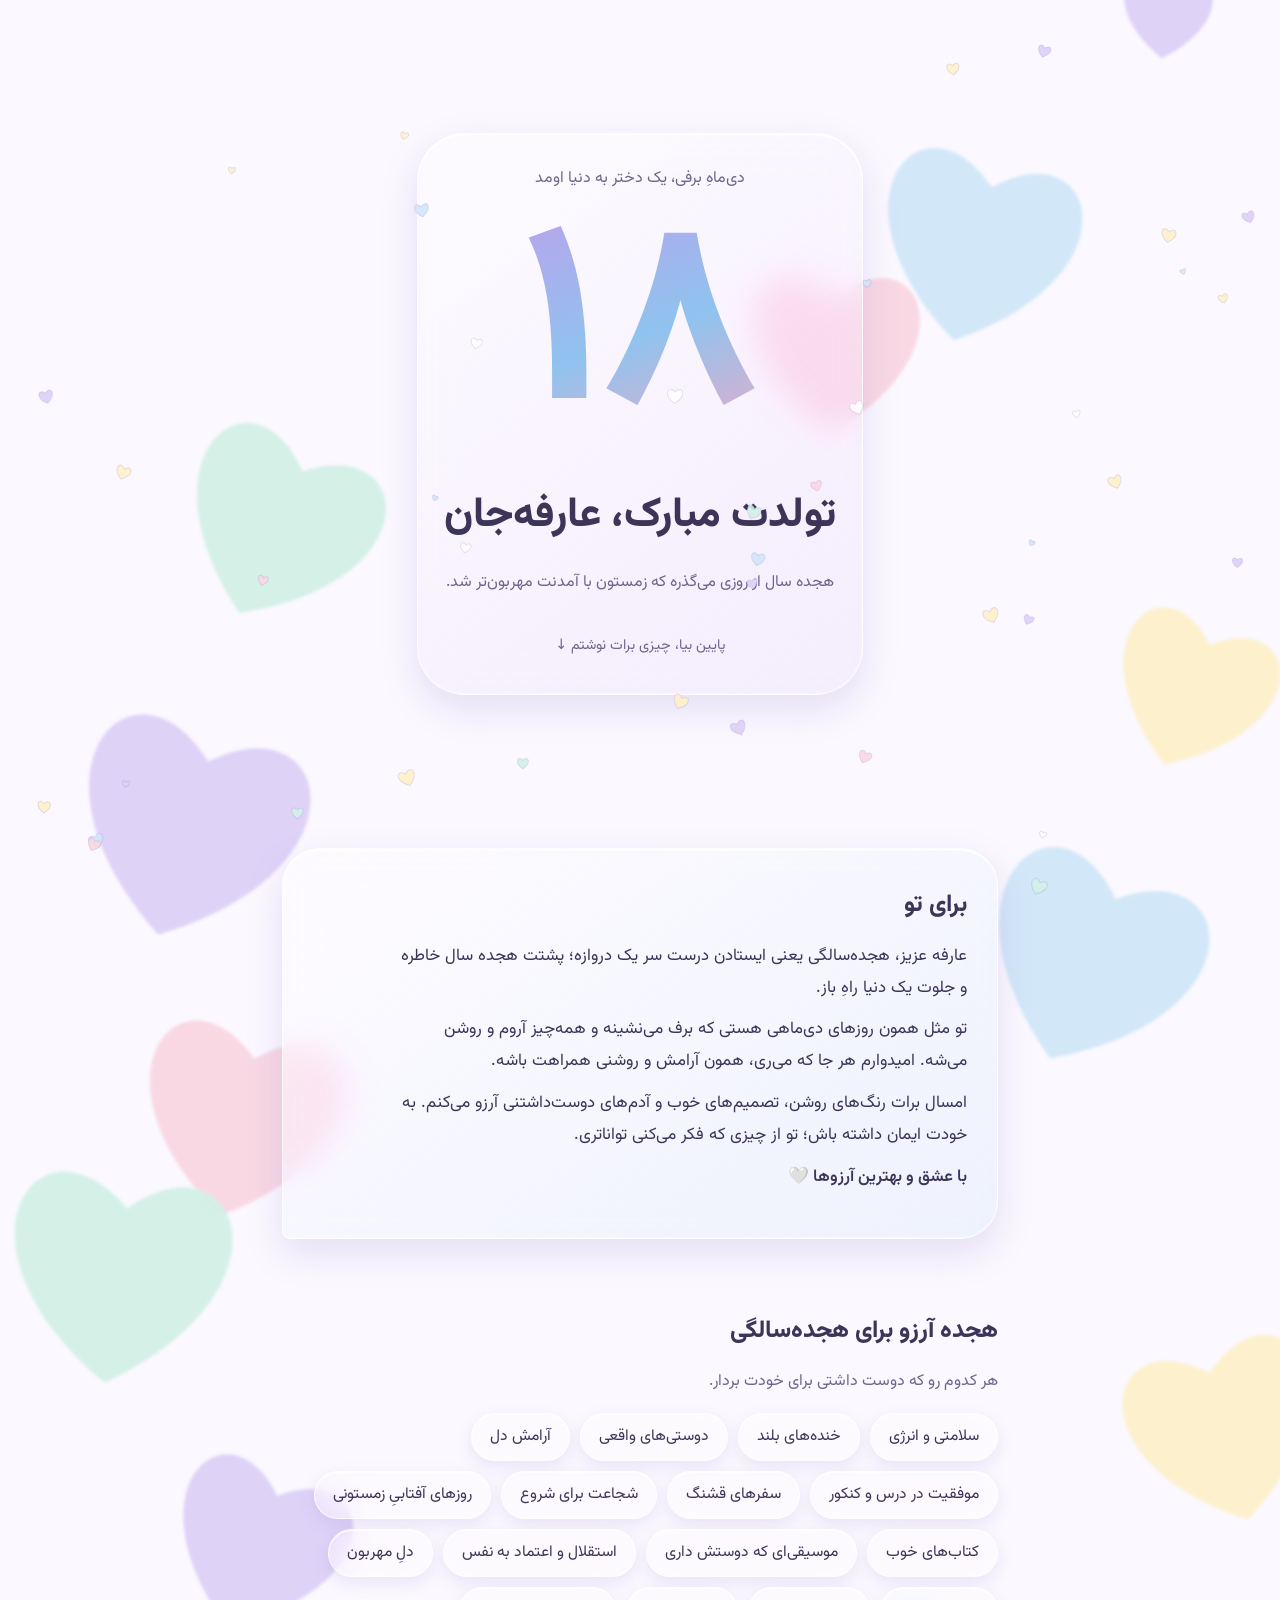
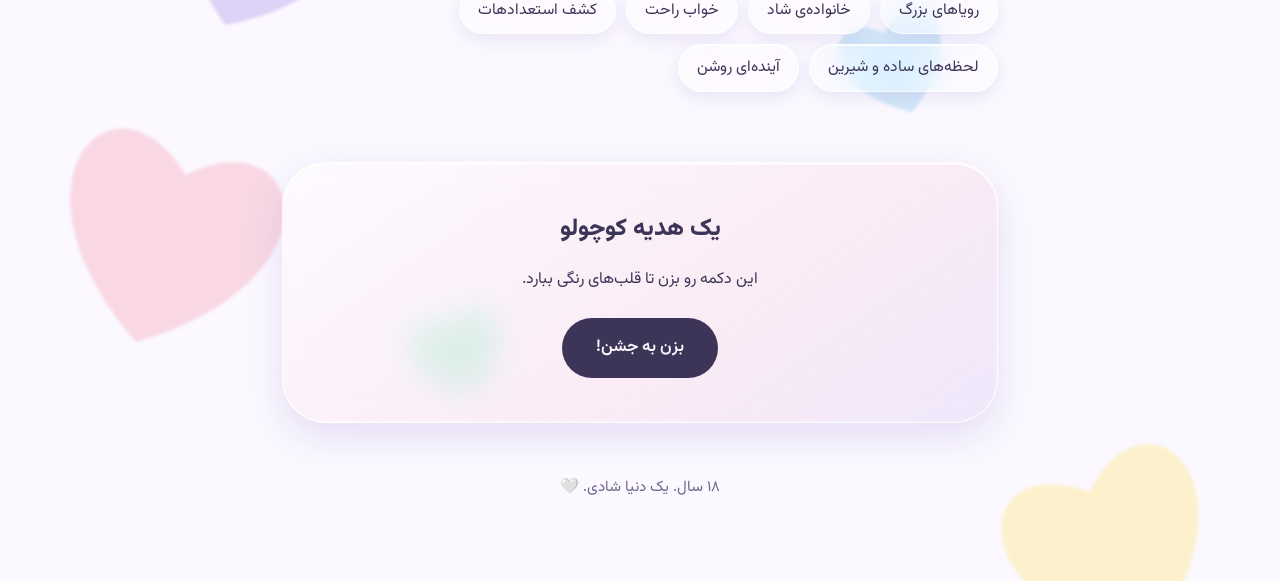
<file: birthday/‎⁨bearthday 18.html>
<!DOCTYPE html>
<html lang="fa" dir="rtl">
<head>
<meta charset="utf-8">
<meta name="viewport" content="width=device-width, initial-scale=1, viewport-fit=cover">
<title>۱۸ سالگی عارفه مبارک</title>
<link href="https://fonts.googleapis.com/css2?family=Vazirmatn:wght@300;400;600;800&display=swap" rel="stylesheet">
<style>
:root{
  --bg:#fbf8ff; --ink:#3d3558; --soft:#6f668c;
  --lav:#dccff7; --sky:#cfe6f8; --rose:#f9d6e2; --mint:#d2f0e5; --butter:#fdf0c9;
  --pad-top:env(safe-area-inset-top,0px); --pad-bot:env(safe-area-inset-bottom,0px);
  box-sizing:border-box; padding-top:var(--pad-top); padding-bottom:var(--pad-bot);
}
:root:not([data-theme="light"]){}
@media (prefers-color-scheme:dark){
  :root:not([data-theme="light"]){--bg:#272240;--ink:#f2edff;--soft:#c3badf;
    --lav:#4a3f78;--sky:#34517a;--rose:#6e3f5a;--mint:#2f5f55;--butter:#6a5d34}
}
:root[data-theme="dark"]{--bg:#272240;--ink:#f2edff;--soft:#c3badf;
  --lav:#4a3f78;--sky:#34517a;--rose:#6e3f5a;--mint:#2f5f55;--butter:#6a5d34}
html{scroll-padding-top:env(safe-area-inset-top,0px);scroll-behavior:smooth}
*{box-sizing:border-box}
body{position:relative;margin:0;background:var(--bg);color:var(--ink);font-family:"Vazirmatn",Tahoma,system-ui,sans-serif;line-height:1.9;overflow-x:hidden}
canvas#snow{position:fixed;inset:0;width:100%;height:100%;pointer-events:none;z-index:5}
main{position:relative;z-index:2;max-width:760px;margin:0 auto;padding:0 22px 80px}

/* hero */
.hero{min-height:92vh;display:flex;flex-direction:column;align-items:center;justify-content:center;text-align:center;position:relative;padding:48px 0}
.bg{position:absolute;inset:0;z-index:0;overflow:hidden;pointer-events:none}
.bg svg{position:absolute;filter:blur(1.5px);opacity:.92}
.hero small{font-size:1rem;color:var(--soft);font-weight:400}
.num{font-size:clamp(9rem,42vw,16rem);font-weight:800;line-height:1;margin:.05em 0;
  background:linear-gradient(160deg,#b9a3ec 0%,#8fc3ee 50%,#f3a9c5 100%);-webkit-background-clip:text;background-clip:text;color:transparent;
  animation:rise 1.2s cubic-bezier(.2,.8,.2,1) both}
@keyframes rise{from{opacity:0;transform:translateY(24px) scale(.94)}to{opacity:1;transform:none}}
h1{font-size:clamp(1.7rem,6.5vw,2.6rem);font-weight:800;margin:0 0 .3em}
.sub{max-width:30em;color:var(--soft);margin:0 auto}
.cue{margin-top:34px;font-size:.9rem;color:var(--soft)}

/* letter */
.letter{background:color-mix(in srgb,var(--sky) 55%,var(--bg));border-radius:38px 38px 38px 8px;padding:34px 30px;margin:20px 0 70px}
.letter h2,.wishes h2,.gift h2{font-size:1.5rem;font-weight:800;margin:0 0 .5em}
.letter p{margin:.6em 0;font-size:1.05rem;max-width:34em}
.sign{margin-top:1.2em;font-weight:600}

/* wishes */
.wishes{margin-bottom:70px}
.wishes p.lead{color:var(--soft);margin-top:0}
.chips{display:flex;flex-wrap:wrap;gap:10px}
.chip{padding:8px 18px;border-radius:999px;font-size:.98rem;color:#3d3558;transition:transform .2s}
.chip:hover{transform:translateY(-3px) rotate(-1.5deg)}
.chip:nth-child(5n+1){background:var(--lav)}
.chip:nth-child(5n+2){background:var(--sky)}
.chip:nth-child(5n+3){background:var(--rose)}
.chip:nth-child(5n+4){background:var(--mint)}
.chip:nth-child(5n){background:var(--butter)}
@media (prefers-color-scheme:dark){:root:not([data-theme="light"]) .chip{color:var(--ink)}}
:root[data-theme="dark"] .chip{color:var(--ink)}

/* gift */
.gift{text-align:center;padding:44px 24px;border-radius:44px;background:linear-gradient(150deg,var(--lav),var(--rose) 60%,var(--butter))}
.gift p{margin:.3em auto 1.4em;max-width:26em}
button{font:inherit;font-weight:600;font-size:1.05rem;border:0;border-radius:999px;padding:14px 34px;cursor:pointer;background:var(--ink);color:var(--bg);transition:transform .15s}
button:hover{transform:scale(1.04)}
button:focus-visible{outline:3px solid #8fc3ee;outline-offset:4px}
.reveal{max-height:0;opacity:0;overflow:hidden;transition:max-height .7s ease,opacity .7s ease}
.reveal.open{max-height:400px;opacity:1;margin-top:26px}
.reveal p{font-size:1.15rem;font-weight:600;margin:0 auto}
footer{text-align:center;color:var(--soft);margin-top:50px;font-size:.95rem}
@media (prefers-reduced-motion:reduce){.num{animation:none}*{transition:none!important}}

/* liquid glass */
.letter,.gift,.chip,.hero .gl{-webkit-backdrop-filter:blur(16px) saturate(170%);backdrop-filter:blur(16px) saturate(170%);
  border:1px solid rgba(255,255,255,.75);box-shadow:inset 0 1.5px 0 rgba(255,255,255,.95),inset 0 -1px 0 rgba(255,255,255,.3),0 14px 36px rgba(140,120,200,.2)}
.letter{background:linear-gradient(145deg,rgba(255,255,255,.55),rgba(207,230,248,.3))}
.gift{background:linear-gradient(145deg,rgba(255,255,255,.5),rgba(249,214,226,.35) 60%,rgba(220,207,247,.4))}
.chip{background:rgba(255,255,255,.38)!important;box-shadow:inset 0 1px 0 rgba(255,255,255,.95),0 6px 16px rgba(140,120,200,.15)}
.hero .gl{display:flex;flex-direction:column;align-items:center;padding:30px 26px 34px;border-radius:48px;background:linear-gradient(145deg,rgba(255,255,255,.5),rgba(220,207,247,.25))}
@media (prefers-color-scheme:dark){:root:not([data-theme="light"]) .letter,:root:not([data-theme="light"]) .gift,:root:not([data-theme="light"]) .chip,:root:not([data-theme="light"]) .hero .gl{background:rgba(255,255,255,.09)!important;border-color:rgba(255,255,255,.22)}}
:root[data-theme="dark"] .letter,:root[data-theme="dark"] .gift,:root[data-theme="dark"] .chip,:root[data-theme="dark"] .hero .gl{background:rgba(255,255,255,.09)!important;border-color:rgba(255,255,255,.22)}
</style>
</head>
<body>
<div class="bg" id="bg" aria-hidden="true"></div>
<canvas id="snow" aria-hidden="true"></canvas>
<main>
  <section class="hero"><div class="gl">
    <small>دی‌ماهِ برفی، یک دختر به دنیا اومد</small>
    <div class="num" aria-hidden="true">۱۸</div>
    <h1>تولدت مبارک، عارفه‌جان</h1>
    <p class="sub">هجده سال از روزی می‌گذره که زمستون با آمدنت مهربون‌تر شد.</p>
    <div class="cue">پایین بیا، چیزی برات نوشتم ↓</div>
  </div></section>

  <section class="letter">
    <h2>برای تو</h2>
    <p>عارفه عزیز، هجده‌سالگی یعنی ایستادن درست سر یک دروازه؛ پشتت هجده سال خاطره و جلوت یک دنیا راهِ باز.</p>
    <p>تو مثل همون روزهای دی‌ماهی هستی که برف می‌نشینه و همه‌چیز آروم و روشن می‌شه. امیدوارم هر جا که می‌ری، همون آرامش و روشنی همراهت باشه.</p>
    <p>امسال برات رنگ‌های روشن، تصمیم‌های خوب و آدم‌های دوست‌داشتنی آرزو می‌کنم. به خودت ایمان داشته باش؛ تو از چیزی که فکر می‌کنی تواناتری.</p>
    <p class="sign">با عشق و بهترین آرزوها 🤍</p>
  </section>

  <section class="wishes">
    <h2>هجده آرزو برای هجده‌سالگی</h2>
    <p class="lead">هر کدوم رو که دوست داشتی برای خودت بردار.</p>
    <div class="chips">
      <span class="chip">سلامتی و انرژی</span><span class="chip">خنده‌های بلند</span>
      <span class="chip">دوستی‌های واقعی</span><span class="chip">آرامش دل</span>
      <span class="chip">موفقیت در درس و کنکور</span><span class="chip">سفرهای قشنگ</span>
      <span class="chip">شجاعت برای شروع</span><span class="chip">روزهای آفتابیِ زمستونی</span>
      <span class="chip">کتاب‌های خوب</span><span class="chip">موسیقی‌ای که دوستش داری</span>
      <span class="chip">استقلال و اعتماد به نفس</span><span class="chip">دلِ مهربون</span>
      <span class="chip">رویاهای بزرگ</span><span class="chip">خانواده‌ی شاد</span>
      <span class="chip">خواب راحت</span><span class="chip">کشف استعدادهات</span>
      <span class="chip">لحظه‌های ساده و شیرین</span><span class="chip">آینده‌ای روشن</span>
    </div>
  </section>

  <section class="gift">
    <h2>یک هدیه کوچولو</h2>
    <p>این دکمه رو بزن تا قلب‌های رنگی ببارد.</p>
    <button id="btn" type="button">بزن به جشن!</button>
    <div class="reveal" id="rev" aria-live="polite">
      <p>هجده‌سالگیت پر از شادی، رنگ و اتفاق‌های قشنگ باشه ✨<br>تولدت مبارک عارفه!</p>
    </div>
  </section>
  <footer>۱۸ سال. یک دنیا شادی. 🤍</footer>
</main>

<script>
(function(){
  var c=document.getElementById('snow'),x=c.getContext('2d'),W,H,P=[],
  cols=['#dccff7','#cfe6f8','#f9d6e2','#d2f0e5','#fdf0c9','#ffffff'],
  calm=matchMedia('(prefers-reduced-motion:reduce)').matches;
  function size(){var d=devicePixelRatio||1;W=innerWidth;H=innerHeight;c.width=W*d;c.height=H*d;x.setTransform(d,0,0,d,0,0)}
  size();addEventListener('resize',size);
  function mk(burst){
    return{x:burst?W/2:Math.random()*W,y:burst?H*0.55:-10,r:2+Math.random()*4,
      vx:burst?(Math.random()-.5)*9:(Math.random()-.5)*.6,vy:burst?-Math.random()*9-2:.5+Math.random()*1.2,
      c:cols[Math.floor(Math.random()*cols.length)],g:burst?.18:0,life:burst?160:1e9,ph:Math.random()*6}
  }
  var n=calm?0:42;for(var i=0;i<n;i++){var p=mk();p.y=Math.random()*H;P.push(p)}
  function tick(){
    x.clearRect(0,0,W,H);
    for(var i=P.length-1;i>=0;i--){
      var p=P[i];p.ph+=.03;p.x+=p.vx+Math.sin(p.ph)*.3;p.y+=p.vy;p.vy+=p.g;p.life--;
      if(p.g&&p.vy>1.6)p.g=0;
      x.globalAlpha=.9;x.fillStyle=p.c;x.strokeStyle='rgba(150,130,200,.25)';
      var s=p.r*1.5;x.save();x.translate(p.x,p.y);x.rotate(Math.sin(p.ph)*.4);
      x.beginPath();x.moveTo(0,s*.9);
      x.bezierCurveTo(-s*1.6,-s*.2,-s*.8,-s*1.4,0,-s*.5);
      x.bezierCurveTo(s*.8,-s*1.4,s*1.6,-s*.2,0,s*.9);
      x.closePath();x.fill();x.stroke();x.restore();
      if(p.life<=0||p.y>H+12){
        if(p.life>1e8){p.x=Math.random()*W;p.y=-10}else P.splice(i,1)
      }
    }
    requestAnimationFrame(tick)
  }
  tick();
  document.getElementById('btn').addEventListener('click',function(){
    for(var i=0;i<110;i++)P.push(mk(true));
    document.getElementById('rev').classList.add('open');
  });
})();
</script>
<script>
(function(){
  var bg=document.getElementById('bg'),cv=['--lav','--sky','--rose','--mint','--butter'],t;
  function rnd(i){var v=Math.sin(i*127.1+311.7)*43758.5453;return v-Math.floor(v)}
  function build(){
    bg.innerHTML='';var h=document.body.scrollHeight,n=Math.ceil(h/150),i;
    for(i=0;i<n;i++){
      var sz=90+rnd(i+1)*190,top=(i/n)*h+rnd(i+50)*60-40,left=rnd(i+9)*100-8;
      var e=document.createElementNS('http://www.w3.org/2000/svg','svg');
      e.setAttribute('viewBox','0 0 32 29');e.style.cssText='width:'+sz+'px;height:'+(sz*.9)+'px;top:'+top+'px;left:'+left+'%;transform:rotate('+((rnd(i+3)-.5)*50)+'deg);fill:var('+cv[i%5]+')';
      e.innerHTML='<path d="M16 28C-6 14 4-4 16 7 28-4 38 14 16 28Z"/>';
      bg.appendChild(e)
    }
  }
  build();addEventListener('load',build);
  addEventListener('resize',function(){clearTimeout(t);t=setTimeout(build,200)})
})();
</script>
</body>
</html>
</file>
